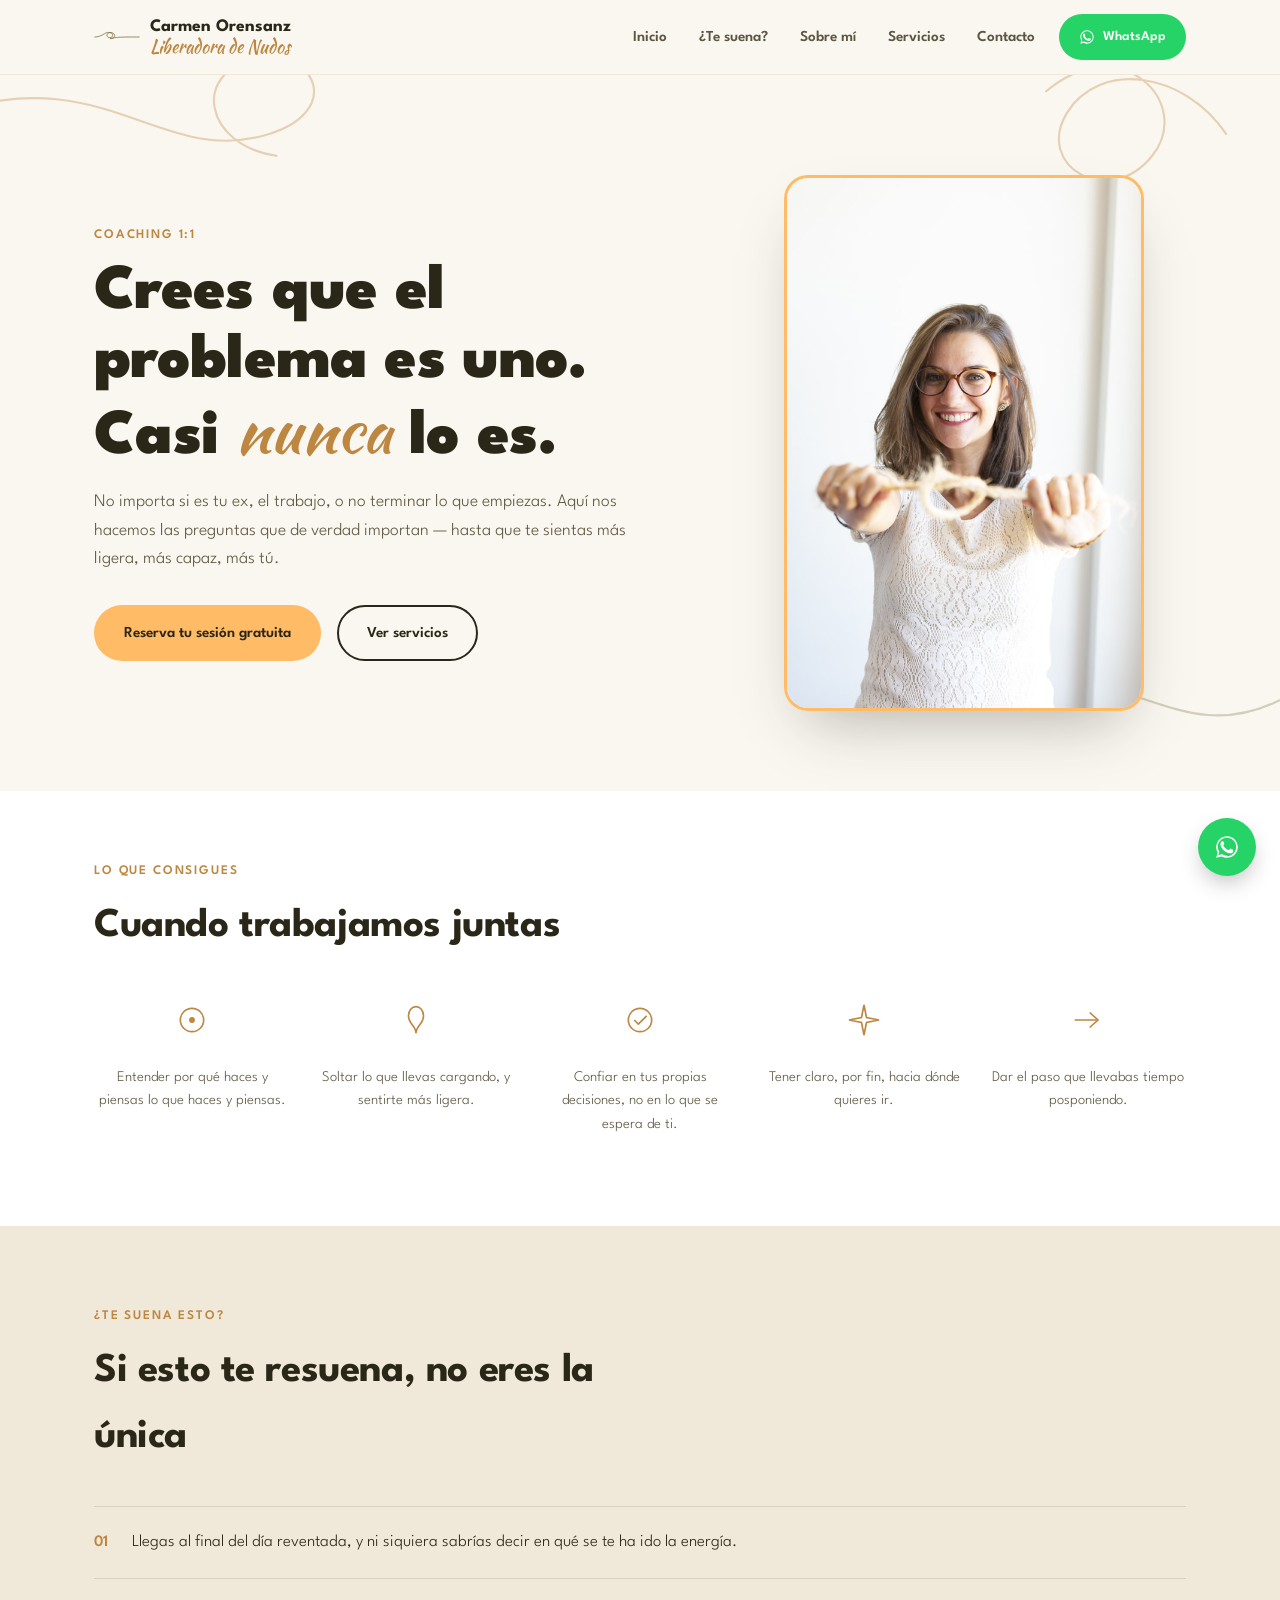
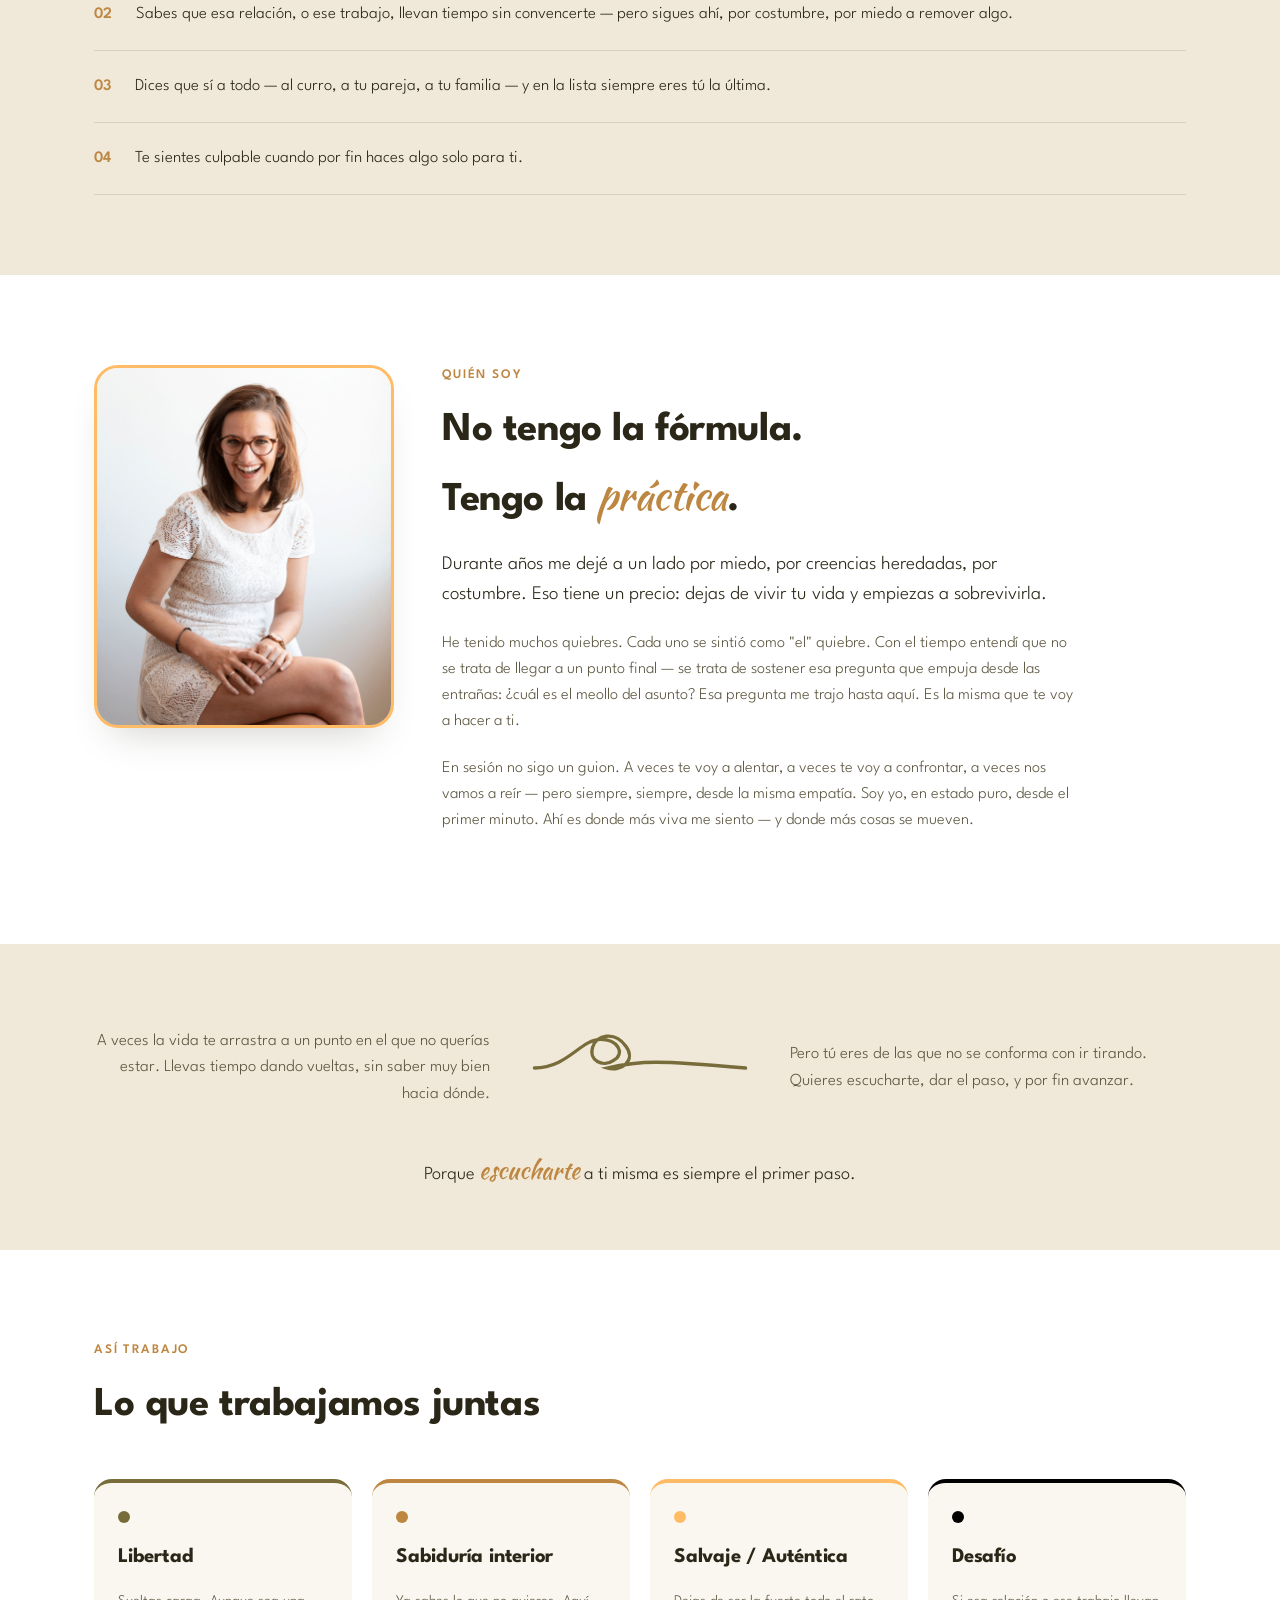
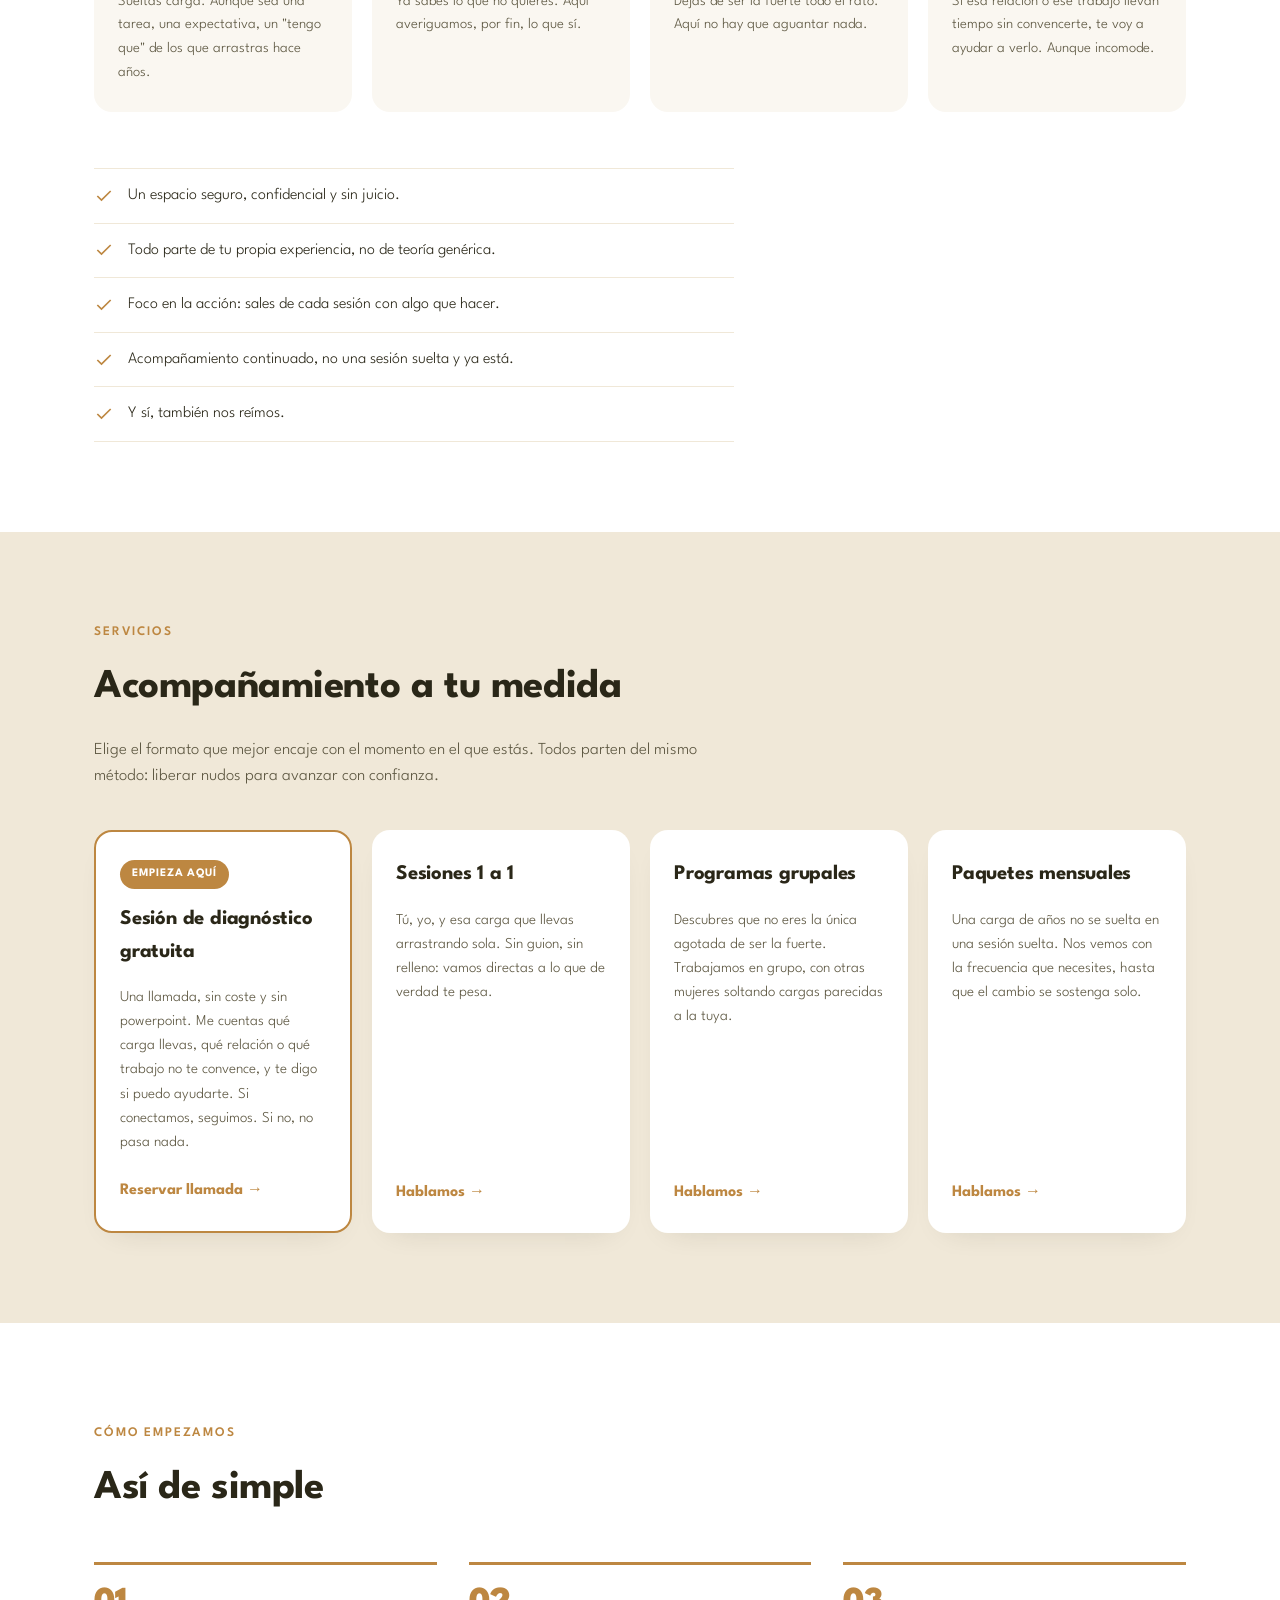
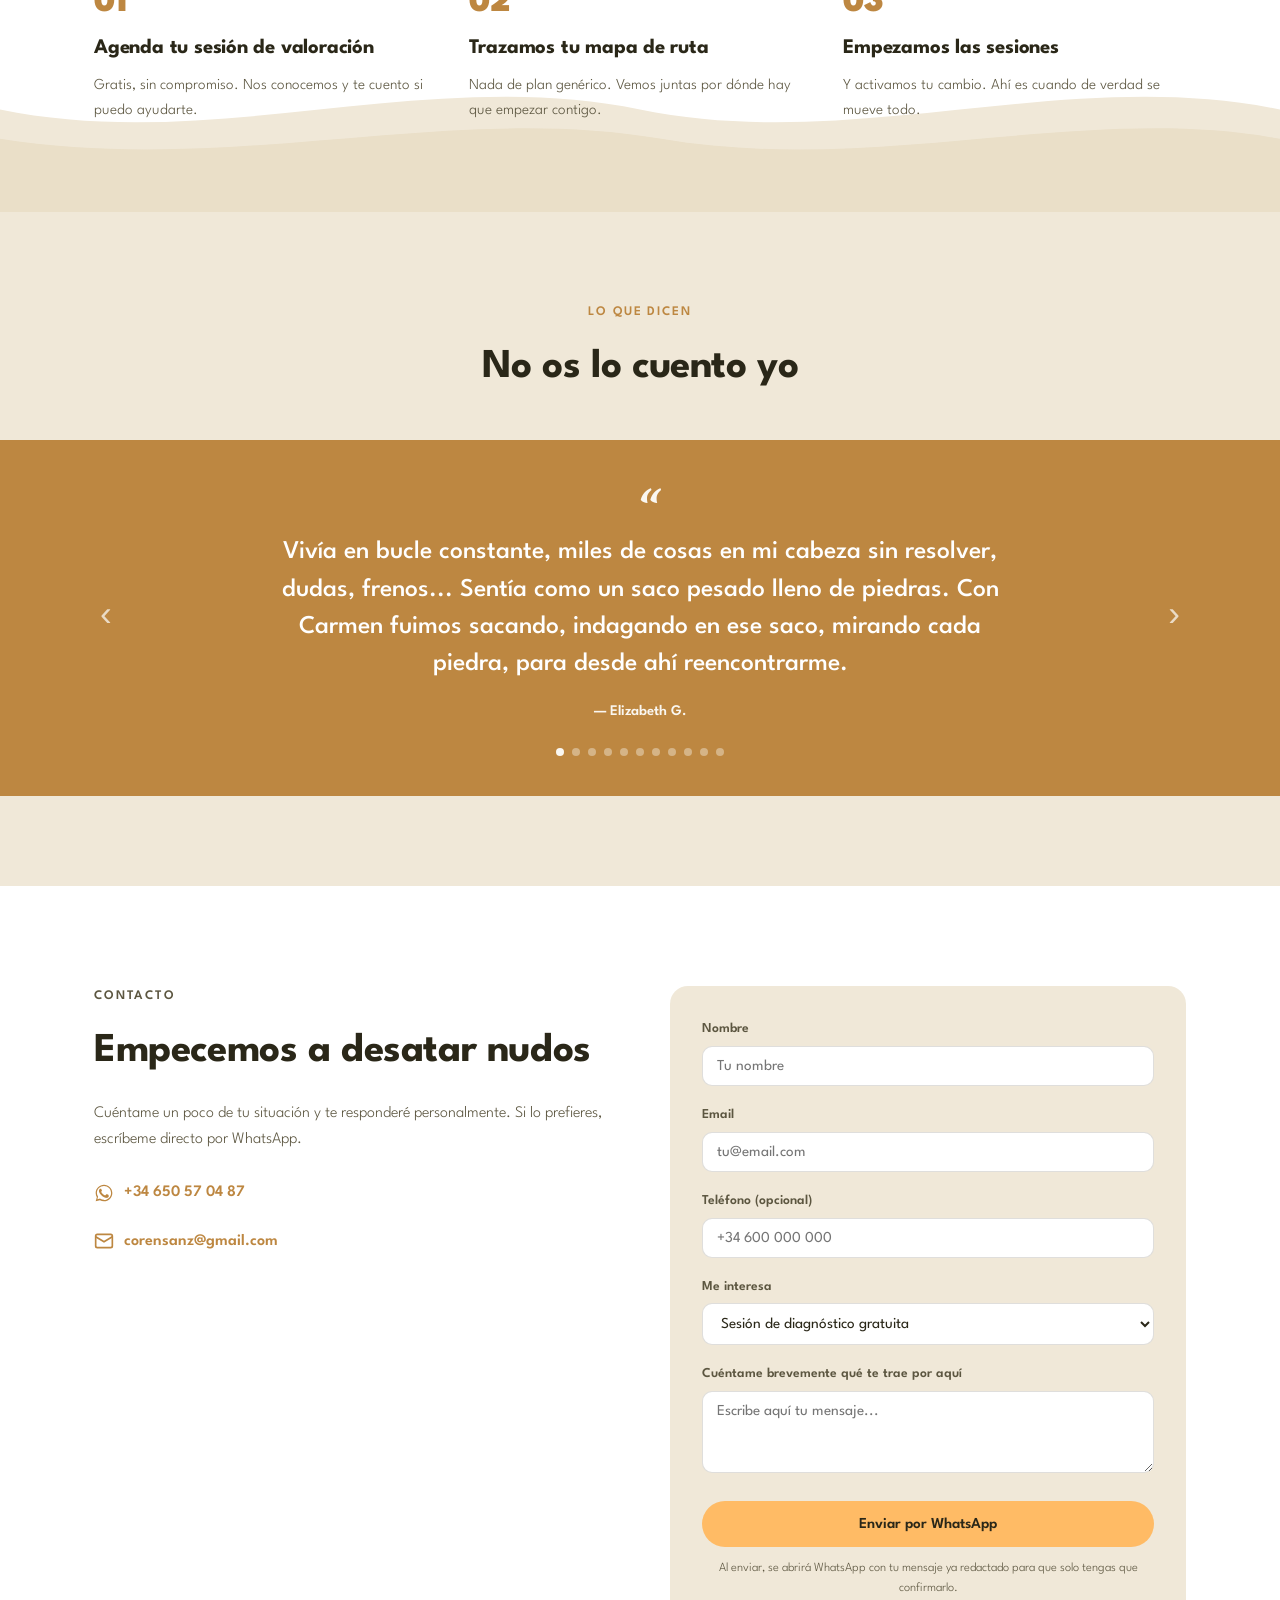
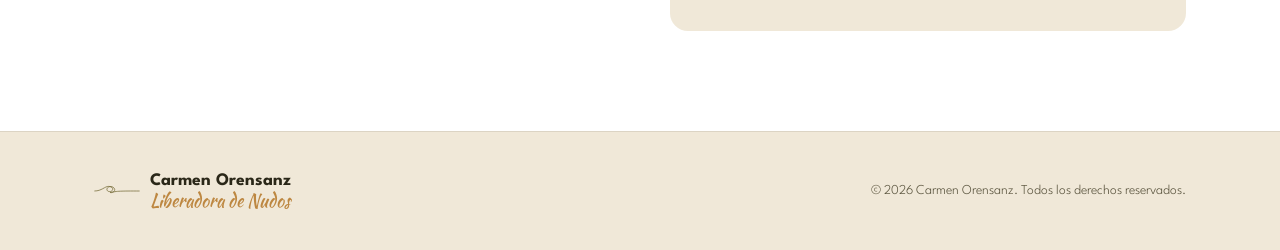
<file: index.html>
<!DOCTYPE html>
<html lang="es">
<head>
<meta charset="UTF-8">
<meta name="viewport" content="width=device-width, initial-scale=1.0">
<title>Carmen Orensanz · Liberadora de Nudos</title>
<meta name="description" content="Coaching personal con el Método Liberación de Nudos: pon límites, toma decisiones empoderadas y recupera tu confianza.">
<link rel="preconnect" href="https://fonts.googleapis.com">
<link rel="preconnect" href="https://fonts.gstatic.com" crossorigin>
<link href="https://fonts.googleapis.com/css2?family=League+Spartan:wght@300;400;500;600;700;800;900&family=Kaushan+Script&display=swap" rel="stylesheet">
<link rel="stylesheet" href="css/styles.css">
</head>
<body>

<header class="site-header">
  <div class="container header-inner">
    <a href="#inicio" class="logo">
      <svg class="logo-mark" viewBox="0 0 120 40" fill="none" xmlns="http://www.w3.org/2000/svg" aria-hidden="true">
        <path d="M2 20 C 20 20, 28 8, 38 8 C 48 8, 52 16, 46 20 C 40 24, 32 20, 34 14 C 36 8, 46 6, 52 12 C 58 18, 50 26, 42 24 C 60 20, 70 20, 118 20" stroke="currentColor" stroke-width="2" stroke-linecap="round"/>
      </svg>
      <span class="logo-text">
        <span class="logo-name">Carmen&nbsp;Orensanz</span>
        <span class="logo-tagline">Liberadora de Nudos</span>
      </span>
    </a>

    <nav class="site-nav" id="site-nav">
      <a href="#inicio">Inicio</a>
      <a href="#dolores">¿Te suena?</a>
      <a href="#sobre-mi">Sobre mí</a>
      <a href="#servicios">Servicios</a>
      <a href="#contacto">Contacto</a>
    </nav>

    <div class="header-actions">
      <a class="btn btn-whatsapp btn-small" href="https://wa.me/34650570487?text=Hola%20Carmen%2C%20quiero%20saber%20m%C3%A1s%20sobre%20tus%20sesiones%20de%20coaching" target="_blank" rel="noopener">
        <svg viewBox="0 0 24 24" width="16" height="16" fill="currentColor" aria-hidden="true"><path d="M17.5 14.4c-.3-.2-1.7-.9-2-.9-.3-.1-.5-.2-.7.1-.2.3-.8.9-1 1.1-.2.2-.4.2-.7.1-.3-.2-1.4-.5-2.6-1.6-1-.9-1.6-2-1.8-2.3-.2-.3 0-.5.1-.6.1-.1.3-.4.4-.5.1-.2.2-.3.3-.5.1-.2 0-.4 0-.5C9.4 9 8.9 7.7 8.7 7.2c-.2-.5-.4-.4-.6-.4h-.5c-.2 0-.5.1-.7.4-.3.3-1 1-1 2.4s1 2.8 1.2 3c.1.2 2.1 3.2 5 4.5.7.3 1.3.5 1.7.6.7.2 1.4.2 1.9.1.6-.1 1.7-.7 1.9-1.3.2-.7.2-1.2.2-1.3-.1-.2-.3-.3-.6-.4z"/><path d="M12 2C6.5 2 2 6.5 2 12c0 1.9.5 3.6 1.4 5.1L2 22l5.1-1.3C8.5 21.5 10.2 22 12 22c5.5 0 10-4.5 10-10S17.5 2 12 2zm0 18c-1.6 0-3.1-.4-4.4-1.2l-.3-.2-3.2.8.8-3.1-.2-.3C4 14.7 3.5 13.4 3.5 12c0-4.7 3.8-8.5 8.5-8.5s8.5 3.8 8.5 8.5-3.8 8.5-8.5 8.5z"/></svg>
        WhatsApp
      </a>
      <button class="nav-toggle" id="nav-toggle" aria-label="Abrir menú" aria-expanded="false">
        <span></span><span></span><span></span>
      </button>
    </div>
  </div>
</header>

<main>

  <section id="inicio" class="hero">
    <svg class="hero-lines" viewBox="0 0 1200 800" preserveAspectRatio="xMidYMid slice" aria-hidden="true">
      <path d="M-50 100 C 100 50, 150 150, 250 120 C 320 100, 300 40, 240 50 C 180 60, 190 130, 260 140" stroke="#BD8741" stroke-width="2" fill="none" opacity="0.35"/>
      <path d="M950 650 C 1050 600, 1100 700, 1200 650" stroke="#786D3A" stroke-width="2" fill="none" opacity="0.3"/>
      <path d="M980 80 C 1050 20, 1120 90, 1080 140 C 1040 190, 970 150, 1000 100 C 1030 50, 1110 60, 1150 120" stroke="#BD8741" stroke-width="2" fill="none" opacity="0.35"/>
    </svg>
    <div class="container hero-grid">
      <div class="hero-inner">
        <p class="eyebrow">Coaching 1:1</p>
        <h1>Crees que el problema es uno.<br>Casi <span class="script">nunca</span> lo es.</h1>
        <p class="hero-lead">
          No importa si es tu ex, el trabajo, o no terminar lo que empiezas.
          Aquí nos hacemos las preguntas que de verdad importan — hasta que
          te sientas más ligera, más capaz, más tú.
        </p>
        <div class="hero-actions">
          <a href="#contacto" class="btn btn-primary">Reserva tu sesión gratuita</a>
          <a href="#servicios" class="btn btn-outline">Ver servicios</a>
        </div>
      </div>
      <div class="hero-photo">
        <img src="images/carmen-hero.jpg" alt="Carmen Orensanz deshaciendo un nudo con las manos">
      </div>
    </div>
  </section>

  <section class="benefits">
    <div class="container">
      <p class="eyebrow">Lo que consigues</p>
      <h2>Cuando trabajamos juntas</h2>
      <div class="benefits-grid">
        <div class="benefit-item">
          <svg class="benefit-icon" viewBox="0 0 48 48" fill="none" stroke="currentColor" stroke-width="2" aria-hidden="true"><circle cx="24" cy="24" r="14"/><circle cx="24" cy="24" r="3.5" fill="currentColor" stroke="none"/></svg>
          <p>Entender por qué haces y piensas lo que haces y piensas.</p>
        </div>
        <div class="benefit-item">
          <svg class="benefit-icon" viewBox="0 0 48 48" fill="none" stroke="currentColor" stroke-width="2" aria-hidden="true"><path d="M24 40c0-9-9-11-9-21 0-6.5 4-11 9-11s9 4.5 9 11c0 10-9 12-9 21Z"/></svg>
          <p>Soltar lo que llevas cargando, y sentirte más ligera.</p>
        </div>
        <div class="benefit-item">
          <svg class="benefit-icon" viewBox="0 0 48 48" fill="none" stroke="currentColor" stroke-width="2" aria-hidden="true"><circle cx="24" cy="24" r="14"/><path d="M17 24l5 5 10-10"/></svg>
          <p>Confiar en tus propias decisiones, no en lo que se espera de ti.</p>
        </div>
        <div class="benefit-item">
          <svg class="benefit-icon" viewBox="0 0 48 48" fill="none" stroke="currentColor" stroke-width="2" aria-hidden="true"><path d="M24 6 27 21 42 24 27 27 24 42 21 27 6 24 21 21Z"/></svg>
          <p>Tener claro, por fin, hacia dónde quieres ir.</p>
        </div>
        <div class="benefit-item">
          <svg class="benefit-icon" viewBox="0 0 48 48" fill="none" stroke="currentColor" stroke-width="2" aria-hidden="true"><path d="M8 24h26M26 15l10 9-10 9"/></svg>
          <p>Dar el paso que llevabas tiempo posponiendo.</p>
        </div>
      </div>
    </div>
  </section>

  <section id="dolores" class="empathy">
    <div class="container">
      <p class="eyebrow">¿Te suena esto?</p>
      <h2>Si esto te resuena, no eres la única</h2>
      <div class="empathy-list">
        <div class="empathy-item">
          <span class="empathy-mark">01</span>
          <p>Llegas al final del día reventada, y ni siquiera sabrías decir en qué se te ha ido la energía.</p>
        </div>
        <div class="empathy-item">
          <span class="empathy-mark">02</span>
          <p>Sabes que esa relación, o ese trabajo, llevan tiempo sin convencerte — pero sigues ahí, por costumbre, por miedo a remover algo.</p>
        </div>
        <div class="empathy-item">
          <span class="empathy-mark">03</span>
          <p>Dices que sí a todo — al curro, a tu pareja, a tu familia — y en la lista siempre eres tú la última.</p>
        </div>
        <div class="empathy-item">
          <span class="empathy-mark">04</span>
          <p>Te sientes culpable cuando por fin haces algo solo para ti.</p>
        </div>
      </div>
    </div>
  </section>

  <section id="sobre-mi" class="about">
    <div class="container about-grid">
      <div class="about-photo">
        <img src="images/carmen-sobre-mi.png" alt="Carmen Orensanz sonriendo">
      </div>
      <div class="about-content">
        <p class="eyebrow">Quién soy</p>
        <h2>No tengo la fórmula.<br>Tengo la <span class="script">práctica</span>.</h2>
        <div class="about-text">
          <p class="about-lead">Durante años me dejé a un lado por miedo, por creencias heredadas, por costumbre. Eso tiene un precio: dejas de vivir tu vida y empiezas a sobrevivirla.</p>
          <p>He tenido muchos quiebres. Cada uno se sintió como "el" quiebre. Con el tiempo entendí que no se trata de llegar a un punto final — se trata de sostener esa pregunta que empuja desde las entrañas: ¿cuál es el meollo del asunto? Esa pregunta me trajo hasta aquí. Es la misma que te voy a hacer a ti.</p>
          <p>En sesión no sigo un guion. A veces te voy a alentar, a veces te voy a confrontar, a veces nos vamos a reír — pero siempre, siempre, desde la misma empatía. Soy yo, en estado puro, desde el primer minuto. Ahí es donde más viva me siento — y donde más cosas se mueven.</p>
        </div>
      </div>
    </div>
  </section>

  <section class="reflect">
    <div class="container reflect-grid">
      <p class="reflect-text reflect-left">A veces la vida te arrastra a un punto en el que no querías estar. Llevas tiempo dando vueltas, sin saber muy bien hacia dónde.</p>
      <svg class="reflect-mark" viewBox="0 0 200 80" fill="none" xmlns="http://www.w3.org/2000/svg" aria-hidden="true">
        <path d="M4 40 C 34 40, 46 14, 64 14 C 80 14, 87 27, 76 33 C 66 40, 53 33, 57 21 C 60 10, 77 6, 87 20 C 97 33, 83 44, 70 40 C 100 33, 117 33, 196 40" stroke="#786D3A" stroke-width="3" stroke-linecap="round"/>
      </svg>
      <p class="reflect-text reflect-right">Pero tú eres de las que no se conforma con ir tirando. Quieres escucharte, dar el paso, y por fin avanzar.</p>
    </div>
    <p class="reflect-script">Porque <span class="script">escucharte</span> a ti misma es siempre el primer paso.</p>
  </section>

  <section id="metodo" class="pillars">
    <div class="container">
      <p class="eyebrow">Así trabajo</p>
      <h2>Lo que trabajamos juntas</h2>
      <div class="pillars-grid">
        <div class="pillar-card pillar-libertad">
          <span class="pillar-dot"></span>
          <h3>Libertad</h3>
          <p>Sueltas carga. Aunque sea una tarea, una expectativa, un "tengo que" de los que arrastras hace años.</p>
        </div>
        <div class="pillar-card pillar-sabiduria">
          <span class="pillar-dot"></span>
          <h3>Sabiduría interior</h3>
          <p>Ya sabes lo que no quieres. Aquí averiguamos, por fin, lo que sí.</p>
        </div>
        <div class="pillar-card pillar-autentica">
          <span class="pillar-dot"></span>
          <h3>Salvaje / Auténtica</h3>
          <p>Dejas de ser la fuerte todo el rato. Aquí no hay que aguantar nada.</p>
        </div>
        <div class="pillar-card pillar-desafio">
          <span class="pillar-dot"></span>
          <h3>Desafío</h3>
          <p>Si esa relación o ese trabajo llevan tiempo sin convencerte, te voy a ayudar a verlo. Aunque incomode.</p>
        </div>
      </div>

      <ul class="checklist">
        <li><svg viewBox="0 0 24 24" fill="none" stroke="currentColor" stroke-width="2" aria-hidden="true"><path d="M4 12l5 5 11-11"/></svg> Un espacio seguro, confidencial y sin juicio.</li>
        <li><svg viewBox="0 0 24 24" fill="none" stroke="currentColor" stroke-width="2" aria-hidden="true"><path d="M4 12l5 5 11-11"/></svg> Todo parte de tu propia experiencia, no de teoría genérica.</li>
        <li><svg viewBox="0 0 24 24" fill="none" stroke="currentColor" stroke-width="2" aria-hidden="true"><path d="M4 12l5 5 11-11"/></svg> Foco en la acción: sales de cada sesión con algo que hacer.</li>
        <li><svg viewBox="0 0 24 24" fill="none" stroke="currentColor" stroke-width="2" aria-hidden="true"><path d="M4 12l5 5 11-11"/></svg> Acompañamiento continuado, no una sesión suelta y ya está.</li>
        <li><svg viewBox="0 0 24 24" fill="none" stroke="currentColor" stroke-width="2" aria-hidden="true"><path d="M4 12l5 5 11-11"/></svg> Y sí, también nos reímos.</li>
      </ul>
    </div>
  </section>

  <section id="servicios" class="services">
    <div class="container">
      <p class="eyebrow">Servicios</p>
      <h2>Acompañamiento a tu medida</h2>
      <p class="section-lead">Elige el formato que mejor encaje con el momento en el que estás. Todos parten del mismo método: liberar nudos para avanzar con confianza.</p>

      <div class="services-grid">
        <article class="service-card featured">
          <span class="service-badge">Empieza aquí</span>
          <h3>Sesión de diagnóstico gratuita</h3>
          <p>Una llamada, sin coste y sin powerpoint. Me cuentas qué carga llevas, qué relación o qué trabajo no te convence, y te digo si puedo ayudarte. Si conectamos, seguimos. Si no, no pasa nada.</p>
          <a href="#contacto" class="service-link">Reservar llamada →</a>
        </article>

        <article class="service-card">
          <h3>Sesiones 1 a 1</h3>
          <p>Tú, yo, y esa carga que llevas arrastrando sola. Sin guion, sin relleno: vamos directas a lo que de verdad te pesa.</p>
          <a href="#contacto" class="service-link">Hablamos →</a>
        </article>

        <article class="service-card">
          <h3>Programas grupales</h3>
          <p>Descubres que no eres la única agotada de ser la fuerte. Trabajamos en grupo, con otras mujeres soltando cargas parecidas a la tuya.</p>
          <a href="#contacto" class="service-link">Hablamos →</a>
        </article>

        <article class="service-card">
          <h3>Paquetes mensuales</h3>
          <p>Una carga de años no se suelta en una sesión suelta. Nos vemos con la frecuencia que necesites, hasta que el cambio se sostenga solo.</p>
          <a href="#contacto" class="service-link">Hablamos →</a>
        </article>
      </div>
    </div>
  </section>

  <section id="plan" class="plan">
    <svg class="plan-waves" viewBox="0 0 1200 400" preserveAspectRatio="none" aria-hidden="true">
      <path d="M0 260 C 200 320, 400 200, 600 260 C 800 320, 1000 200, 1200 260 L1200 400 L0 400 Z" fill="#F0E8D8"/>
      <path d="M0 300 C 220 350, 420 250, 620 300 C 820 350, 1020 250, 1200 300 L1200 400 L0 400 Z" fill="#EADFC8"/>
    </svg>
    <div class="container">
      <p class="eyebrow">Cómo empezamos</p>
      <h2>Así de simple</h2>
      <div class="plan-grid">
        <div class="plan-step">
          <span class="plan-number">01</span>
          <h3>Agenda tu sesión de valoración</h3>
          <p>Gratis, sin compromiso. Nos conocemos y te cuento si puedo ayudarte.</p>
        </div>
        <div class="plan-step">
          <span class="plan-number">02</span>
          <h3>Trazamos tu mapa de ruta</h3>
          <p>Nada de plan genérico. Vemos juntas por dónde hay que empezar contigo.</p>
        </div>
        <div class="plan-step">
          <span class="plan-number">03</span>
          <h3>Empezamos las sesiones</h3>
          <p>Y activamos tu cambio. Ahí es cuando de verdad se mueve todo.</p>
        </div>
      </div>
    </div>
  </section>

  <section id="testimonios" class="testimonials">
    <div class="container testimonials-heading">
      <p class="eyebrow">Lo que dicen</p>
      <h2>No os lo cuento yo</h2>
    </div>

    <div class="testimonial-carousel">
      <div class="container carousel-inner">
        <button class="carousel-arrow carousel-prev" aria-label="Testimonio anterior">‹</button>

        <div class="carousel-slides">
          <blockquote class="carousel-slide active">
            <span class="testimonial-featured-mark">“</span>
            <p class="testimonial-featured-quote">Vivía en bucle constante, miles de cosas en mi cabeza sin resolver, dudas, frenos... Sentía como un saco pesado lleno de piedras. Con Carmen fuimos sacando, indagando en ese saco, mirando cada piedra, para desde ahí reencontrarme.</p>
            <cite class="testimonial-featured-author">— Elizabeth G.</cite>
          </blockquote>
          <blockquote class="carousel-slide">
            <span class="testimonial-featured-mark">“</span>
            <p class="testimonial-featured-quote">Le diría que haga el proceso sin miedo, aunque sea lo primero que le venga a la mente. Sirve para conocerte más a ti misma y ver cosas internas que no sabías que estaban ahí. Con sus preguntas, encuentras respuestas que nunca te habías planteado.</p>
            <cite class="testimonial-featured-author">— Ana</cite>
          </blockquote>
          <blockquote class="carousel-slide">
            <span class="testimonial-featured-mark">“</span>
            <p class="testimonial-featured-quote">Trabajar con Carmen es poner orden, y desde tu interior buscar la respuesta que necesitas. La cercanía que sientes te invita al desahogo y comprensión absoluta. A día de hoy sus palabras y tareas siguen ayudándome.</p>
            <cite class="testimonial-featured-author">— Saray</cite>
          </blockquote>
          <blockquote class="carousel-slide">
            <span class="testimonial-featured-mark">“</span>
            <p class="testimonial-featured-quote">Da un poco de vértigo, sí, pero es un camino de profundo autoconocimiento: cambiar patrones, soltar lo que ya no sirve, entender de dónde vienen tus miedos. El camino no siempre es agradable, pero es totalmente transformador.</p>
            <cite class="testimonial-featured-author">— Sabrina</cite>
          </blockquote>
          <blockquote class="carousel-slide">
            <span class="testimonial-featured-mark">“</span>
            <p class="testimonial-featured-quote">Mi proceso con Carmen ha sido un antes y un después. Fui trabajando todas esas creencias hasta eliminarlas, y ahora ya no hay nada que me detenga. Es una persona muy cercana que transmite confianza desde el minuto uno.</p>
            <cite class="testimonial-featured-author">— Manuela V.</cite>
          </blockquote>
          <blockquote class="carousel-slide">
            <span class="testimonial-featured-mark">“</span>
            <p class="testimonial-featured-quote">Me sorprendió la profundidad de la indagación que me ayudó a hacer con sus preguntas, su observación y su instinto. Me sentí a salvo a pesar de no conocerla de nada — súper fácil trabajar con ella, y muy humana.</p>
            <cite class="testimonial-featured-author">— Ana T.</cite>
          </blockquote>
          <blockquote class="carousel-slide">
            <span class="testimonial-featured-mark">“</span>
            <p class="testimonial-featured-quote">Me pareció una persona real, natural y con conocimiento. Te hace darte cuenta por ti misma de los sentimientos que llevas dentro y no sabes cómo sacarlos. Ha sido fantástico y reconfortante.</p>
            <cite class="testimonial-featured-author">— Marta B.</cite>
          </blockquote>
          <blockquote class="carousel-slide">
            <span class="testimonial-featured-mark">“</span>
            <p class="testimonial-featured-quote">Me he quedado muy tranquila después de todas las conversaciones que hemos tenido. Me ha hecho pensar en muchas cosas que tenía escondidas. El miedo no se va de un día para otro, pero ahora lo veo de forma más realista.</p>
            <cite class="testimonial-featured-author">— L. Usón</cite>
          </blockquote>
          <blockquote class="carousel-slide">
            <span class="testimonial-featured-mark">“</span>
            <p class="testimonial-featured-quote">La mente es la herramienta más poderosa, y hay que aprender a que nos sirva para encontrar nuestra mejor versión. Aprendí a decidir por lo que yo quiero, y no por lo que mi alrededor me pauta.</p>
            <cite class="testimonial-featured-author">— Ana H.</cite>
          </blockquote>
          <blockquote class="carousel-slide">
            <span class="testimonial-featured-mark">“</span>
            <p class="testimonial-featured-quote">Es una lucha casi constante — crear hábitos nuevos y romper esquemas tan arraigados no es fácil, ni rápido, ni inmediato. Pero se nota. Hay que querer, y ser constante.</p>
            <cite class="testimonial-featured-author">— @denisaciocmujer</cite>
          </blockquote>
          <blockquote class="carousel-slide">
            <span class="testimonial-featured-mark">“</span>
            <p class="testimonial-featured-quote">El proceso con Carmen me ha ayudado a tener claro hacia dónde quiero ir, a abandonar las creencias que me limitaban y a confiar más en mí misma. Ahora me siento mucho más tranquila y preparada.</p>
            <cite class="testimonial-featured-author">— Sara</cite>
          </blockquote>
        </div>

        <button class="carousel-arrow carousel-next" aria-label="Siguiente testimonio">›</button>
      </div>

      <div class="carousel-dots" role="tablist" aria-label="Selecciona un testimonio">
        <button class="dot active" data-index="0" aria-label="Testimonio 1"></button>
        <button class="dot" data-index="1" aria-label="Testimonio 2"></button>
        <button class="dot" data-index="2" aria-label="Testimonio 3"></button>
        <button class="dot" data-index="3" aria-label="Testimonio 4"></button>
        <button class="dot" data-index="4" aria-label="Testimonio 5"></button>
        <button class="dot" data-index="5" aria-label="Testimonio 6"></button>
        <button class="dot" data-index="6" aria-label="Testimonio 7"></button>
        <button class="dot" data-index="7" aria-label="Testimonio 8"></button>
        <button class="dot" data-index="8" aria-label="Testimonio 9"></button>
        <button class="dot" data-index="9" aria-label="Testimonio 10"></button>
        <button class="dot" data-index="10" aria-label="Testimonio 11"></button>
      </div>
    </div>
  </section>

  <section id="contacto" class="contact">
    <div class="container contact-inner">
      <div class="contact-info">
        <p class="eyebrow">Contacto</p>
        <h2>Empecemos a desatar nudos</h2>
        <p>Cuéntame un poco de tu situación y te responderé personalmente. Si lo prefieres, escríbeme directo por WhatsApp.</p>

        <ul class="contact-links">
          <li>
            <a href="https://wa.me/34650570487?text=Hola%20Carmen%2C%20quiero%20saber%20m%C3%A1s%20sobre%20tus%20sesiones%20de%20coaching" target="_blank" rel="noopener">
              <svg viewBox="0 0 24 24" width="20" height="20" fill="currentColor" aria-hidden="true"><path d="M17.5 14.4c-.3-.2-1.7-.9-2-.9-.3-.1-.5-.2-.7.1-.2.3-.8.9-1 1.1-.2.2-.4.2-.7.1-.3-.2-1.4-.5-2.6-1.6-1-.9-1.6-2-1.8-2.3-.2-.3 0-.5.1-.6.1-.1.3-.4.4-.5.1-.2.2-.3.3-.5.1-.2 0-.4 0-.5C9.4 9 8.9 7.7 8.7 7.2c-.2-.5-.4-.4-.6-.4h-.5c-.2 0-.5.1-.7.4-.3.3-1 1-1 2.4s1 2.8 1.2 3c.1.2 2.1 3.2 5 4.5.7.3 1.3.5 1.7.6.7.2 1.4.2 1.9.1.6-.1 1.7-.7 1.9-1.3.2-.7.2-1.2.2-1.3-.1-.2-.3-.3-.6-.4z"/><path d="M12 2C6.5 2 2 6.5 2 12c0 1.9.5 3.6 1.4 5.1L2 22l5.1-1.3C8.5 21.5 10.2 22 12 22c5.5 0 10-4.5 10-10S17.5 2 12 2zm0 18c-1.6 0-3.1-.4-4.4-1.2l-.3-.2-3.2.8.8-3.1-.2-.3C4 14.7 3.5 13.4 3.5 12c0-4.7 3.8-8.5 8.5-8.5s8.5 3.8 8.5 8.5-3.8 8.5-8.5 8.5z"/></svg>
              +34 650 57 04 87
            </a>
          </li>
          <li>
            <a href="mailto:corensanz@gmail.com">
              <svg viewBox="0 0 24 24" width="20" height="20" fill="none" stroke="currentColor" stroke-width="2" aria-hidden="true"><rect x="2" y="4" width="20" height="16" rx="2"/><path d="m2 7 10 6 10-6"/></svg>
              corensanz@gmail.com
            </a>
          </li>
        </ul>
      </div>

      <form class="contact-form" id="contact-form" novalidate>
        <div class="form-row">
          <label for="name">Nombre</label>
          <input type="text" id="name" name="name" required placeholder="Tu nombre">
        </div>
        <div class="form-row">
          <label for="email">Email</label>
          <input type="email" id="email" name="email" required placeholder="tu@email.com">
        </div>
        <div class="form-row">
          <label for="phone">Teléfono (opcional)</label>
          <input type="tel" id="phone" name="phone" placeholder="+34 600 000 000">
        </div>
        <div class="form-row">
          <label for="service">Me interesa</label>
          <select id="service" name="service">
            <option value="Sesión de diagnóstico gratuita">Sesión de diagnóstico gratuita</option>
            <option value="Sesiones 1 a 1">Sesiones 1 a 1</option>
            <option value="Programas grupales">Programas grupales</option>
            <option value="Paquetes mensuales">Paquetes mensuales</option>
            <option value="Aún no lo sé">Aún no lo sé</option>
          </select>
        </div>
        <div class="form-row">
          <label for="message">Cuéntame brevemente qué te trae por aquí</label>
          <textarea id="message" name="message" rows="4" placeholder="Escribe aquí tu mensaje..."></textarea>
        </div>
        <button type="submit" class="btn btn-primary btn-full">Enviar por WhatsApp</button>
        <p class="form-note" id="form-note">Al enviar, se abrirá WhatsApp con tu mensaje ya redactado para que solo tengas que confirmarlo.</p>
      </form>
    </div>
  </section>

</main>

<footer class="site-footer">
  <div class="container footer-inner">
    <a href="#inicio" class="logo logo-footer">
      <svg class="logo-mark" viewBox="0 0 120 40" fill="none" xmlns="http://www.w3.org/2000/svg" aria-hidden="true">
        <path d="M2 20 C 20 20, 28 8, 38 8 C 48 8, 52 16, 46 20 C 40 24, 32 20, 34 14 C 36 8, 46 6, 52 12 C 58 18, 50 26, 42 24 C 60 20, 70 20, 118 20" stroke="currentColor" stroke-width="2" stroke-linecap="round"/>
      </svg>
      <span class="logo-text">
        <span class="logo-name">Carmen&nbsp;Orensanz</span>
        <span class="logo-tagline">Liberadora de Nudos</span>
      </span>
    </a>
    <p class="footer-copy">© <span id="year"></span> Carmen Orensanz. Todos los derechos reservados.</p>
  </div>
</footer>

<a class="whatsapp-float" href="https://wa.me/34650570487?text=Hola%20Carmen%2C%20quiero%20saber%20m%C3%A1s%20sobre%20tus%20sesiones%20de%20coaching" target="_blank" rel="noopener" aria-label="Escríbeme por WhatsApp">
  <svg viewBox="0 0 24 24" width="26" height="26" fill="currentColor" aria-hidden="true"><path d="M17.5 14.4c-.3-.2-1.7-.9-2-.9-.3-.1-.5-.2-.7.1-.2.3-.8.9-1 1.1-.2.2-.4.2-.7.1-.3-.2-1.4-.5-2.6-1.6-1-.9-1.6-2-1.8-2.3-.2-.3 0-.5.1-.6.1-.1.3-.4.4-.5.1-.2.2-.3.3-.5.1-.2 0-.4 0-.5C9.4 9 8.9 7.7 8.7 7.2c-.2-.5-.4-.4-.6-.4h-.5c-.2 0-.5.1-.7.4-.3.3-1 1-1 2.4s1 2.8 1.2 3c.1.2 2.1 3.2 5 4.5.7.3 1.3.5 1.7.6.7.2 1.4.2 1.9.1.6-.1 1.7-.7 1.9-1.3.2-.7.2-1.2.2-1.3-.1-.2-.3-.3-.6-.4z"/><path d="M12 2C6.5 2 2 6.5 2 12c0 1.9.5 3.6 1.4 5.1L2 22l5.1-1.3C8.5 21.5 10.2 22 12 22c5.5 0 10-4.5 10-10S17.5 2 12 2zm0 18c-1.6 0-3.1-.4-4.4-1.2l-.3-.2-3.2.8.8-3.1-.2-.3C4 14.7 3.5 13.4 3.5 12c0-4.7 3.8-8.5 8.5-8.5s8.5 3.8 8.5 8.5-3.8 8.5-8.5 8.5z"/></svg>
</a>

<script src="js/script.js"></script>
</body>
</html>
</file>
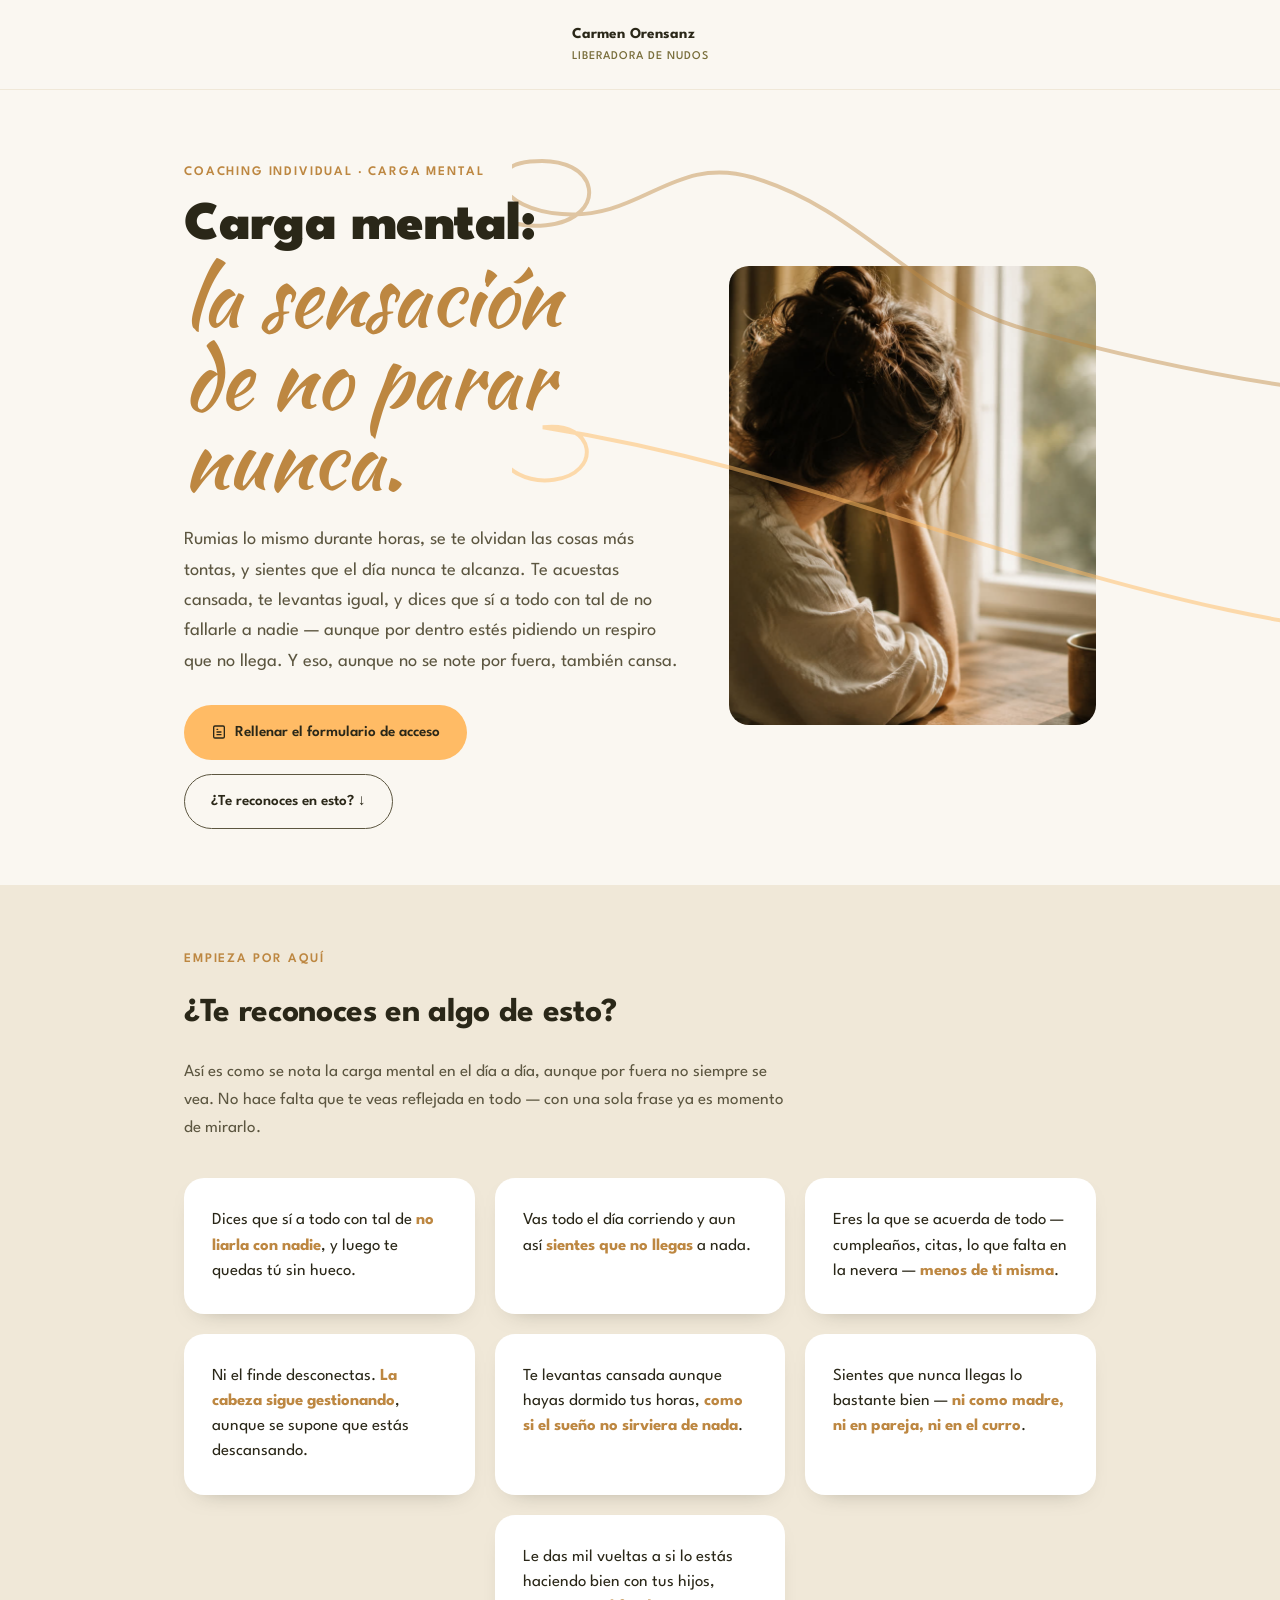
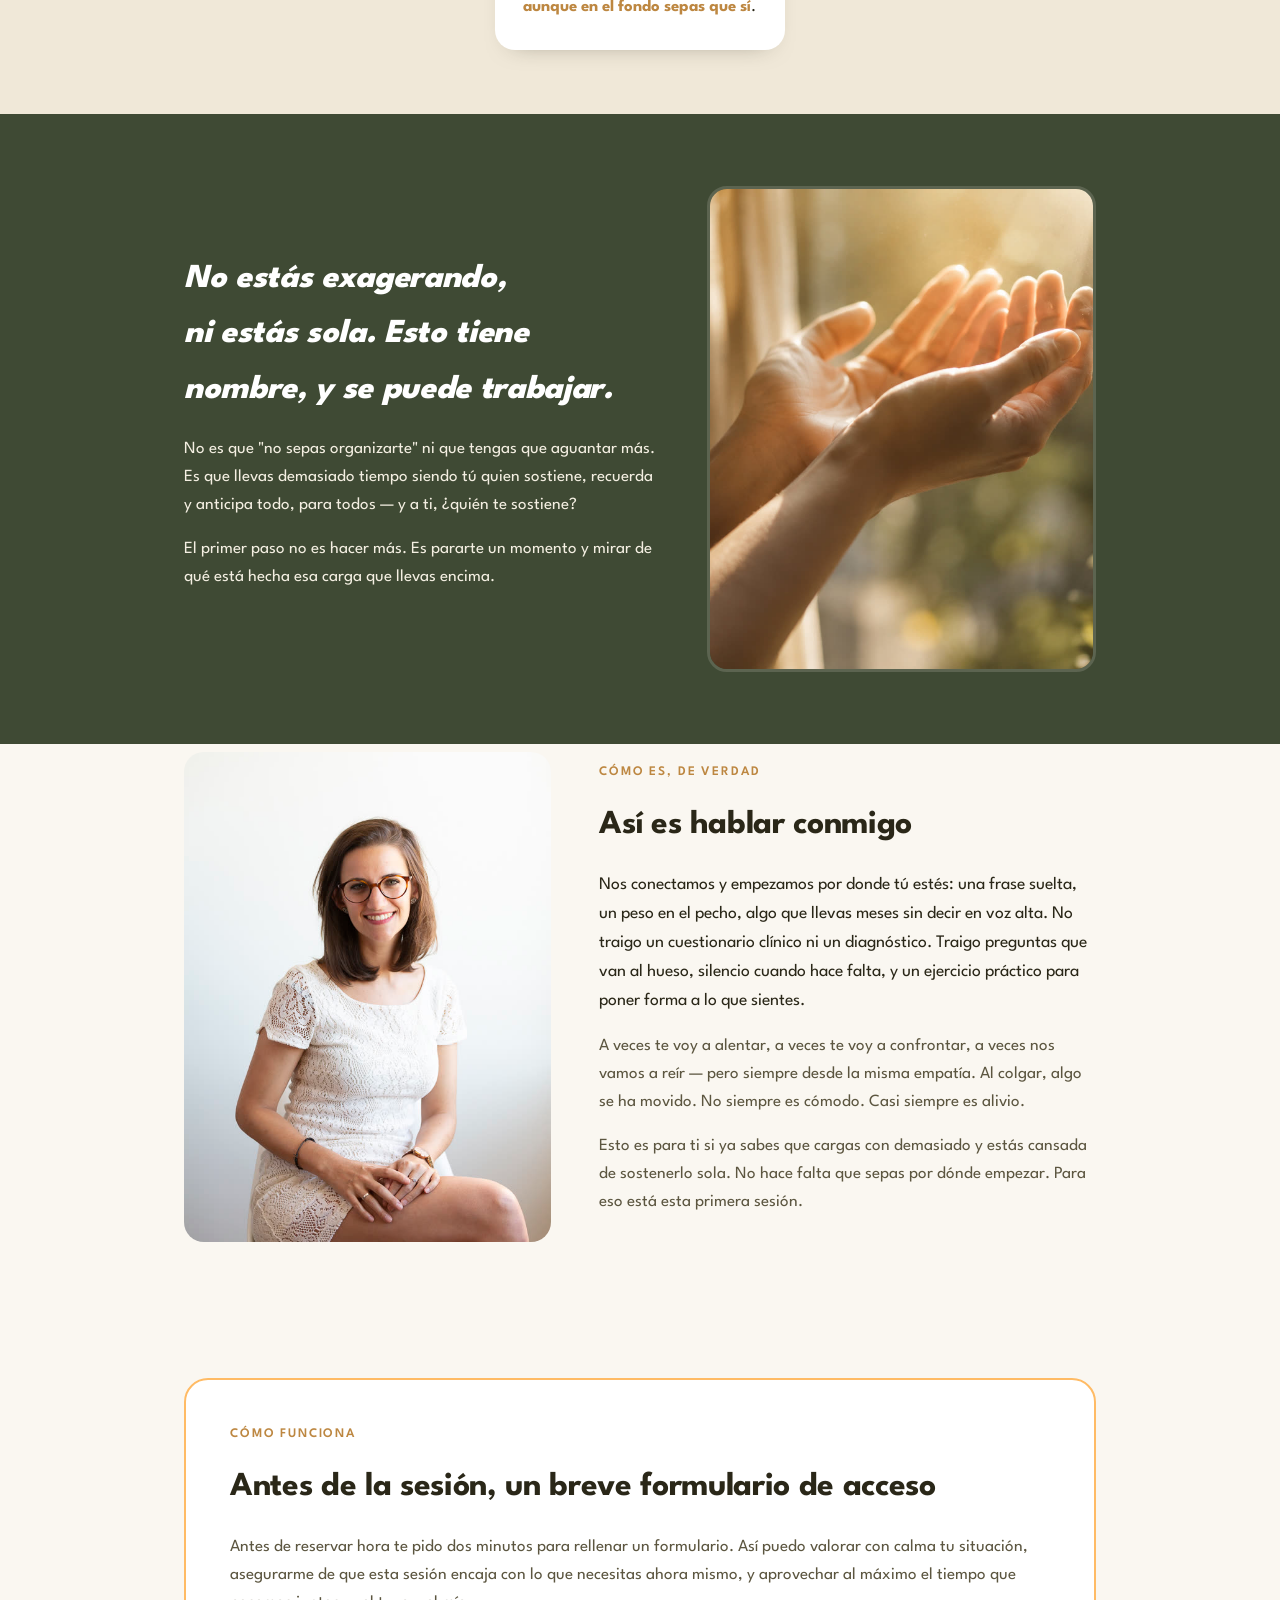
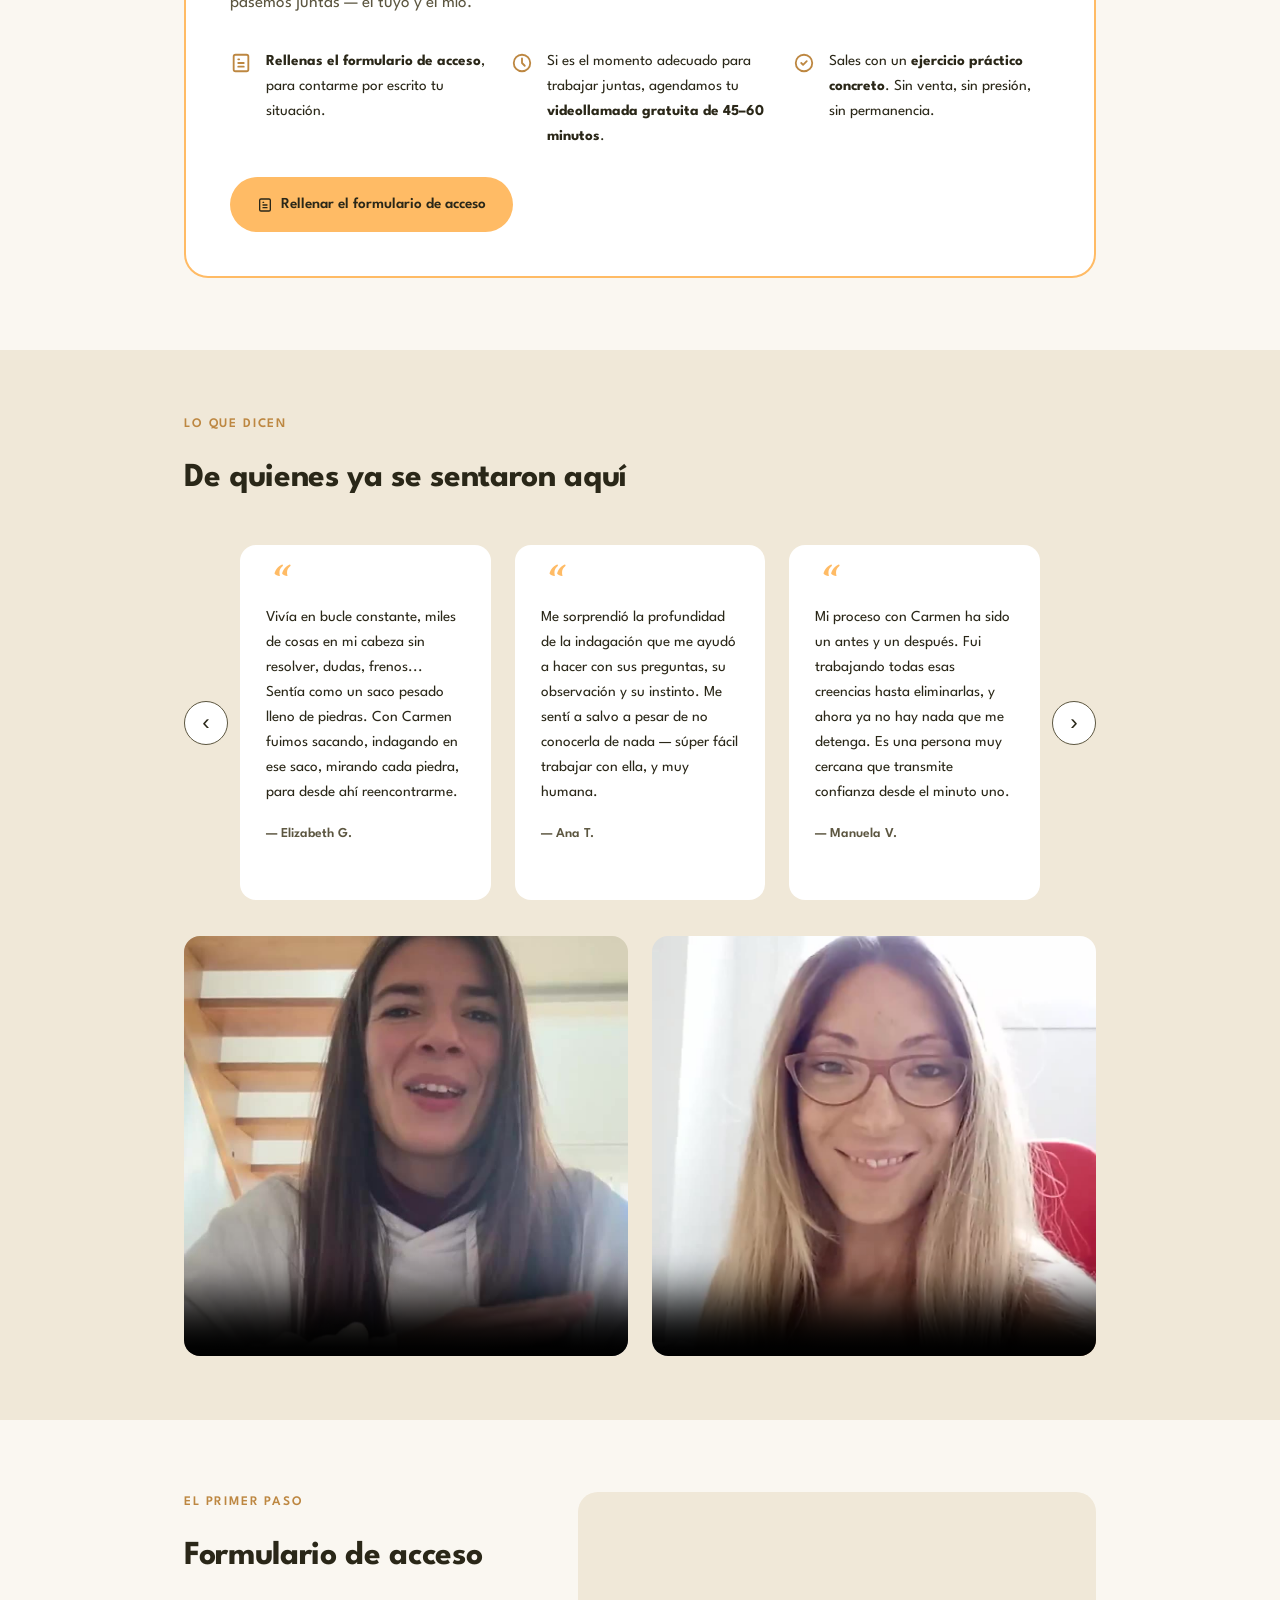
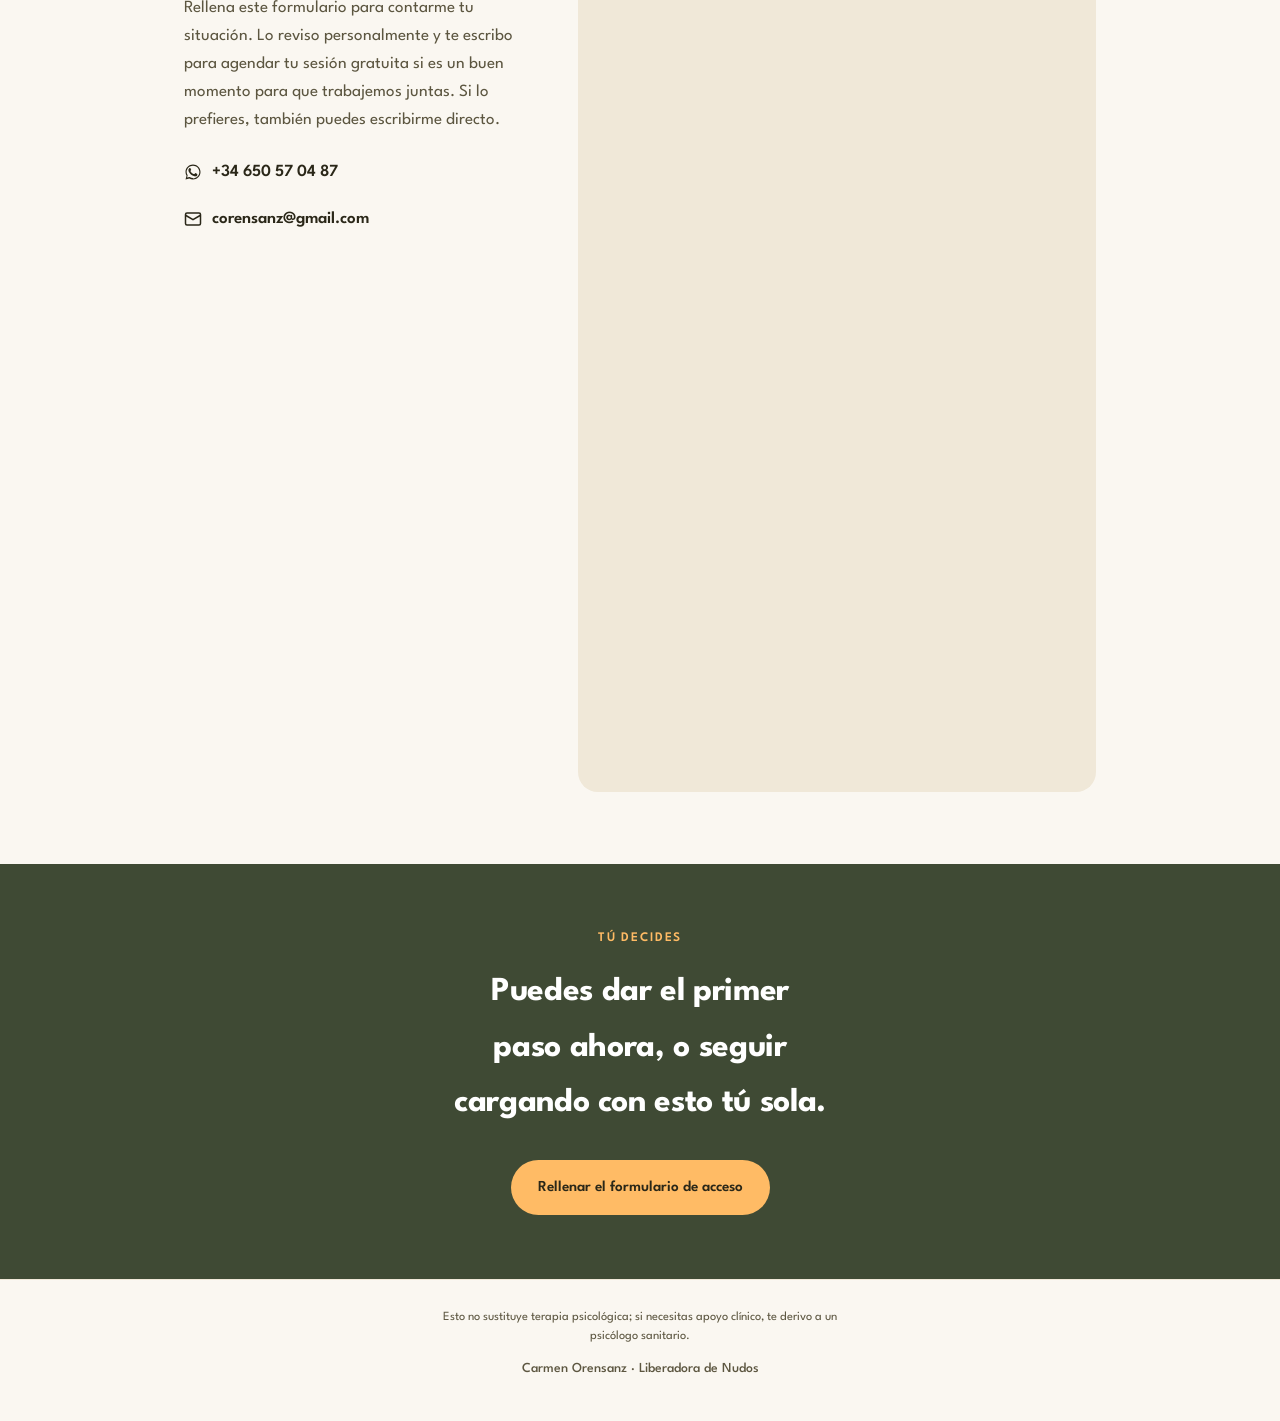
<file: sesion-1-1.html>
<!DOCTYPE html>
<html lang="es">
<head>
<meta charset="UTF-8">
<meta name="viewport" content="width=device-width, initial-scale=1.0">
<title>Carga mental: coaching 1:1 en Zaragoza y online | Carmen Orensanz</title>
<meta name="description" content="Coaching individual para la carga mental del día a día. Reserva una sesión gratuita de descubrimiento de 45-60 minutos con Carmen Orensanz.">
<meta property="og:type" content="website">
<meta property="og:url" content="https://corensanz.github.io/coaching/sesion-1-1.html">
<meta property="og:title" content="Carga mental: coaching 1:1 en Zaragoza y online | Carmen Orensanz">
<meta property="og:description" content="Rumias lo mismo durante horas, te acuestas cansada y dices que sí a todo. Y eso, aunque no se note por fuera, también cansa. Reserva tu sesión gratuita de descubrimiento.">
<meta property="og:image" content="https://corensanz.github.io/coaching/images/hero-cabeza-que-no-para.jpg">
<meta property="og:image:width" content="1400">
<meta property="og:image:height" content="934">
<meta property="og:site_name" content="Carmen Orensanz · Liberadora de Nudos">
<link rel="preconnect" href="https://fonts.googleapis.com">
<link rel="preconnect" href="https://fonts.gstatic.com" crossorigin>
<link href="https://fonts.googleapis.com/css2?family=League+Spartan:wght@300;400;500;600;700;800;900&family=Kaushan+Script&display=swap" rel="stylesheet">
<style>
:root{
  --color-libertad:#786D3A;
  --color-sabiduria:#BD8741;
  --color-autentica:#FFBB65;
  --color-desafio:#000000;

  --color-cream:#FAF7F1;
  --color-cream-dark:#F0E8D8;
  --color-ink:#2A2718;
  --color-ink-soft:#5C5640;
  --color-white:#FFFFFF;
  --color-dark:#3F4A34;
  --color-dark-soft:#F4EFE2;

  --font-heading:'League Spartan', sans-serif;
  --font-script:'Kaushan Script', cursive;

  color-scheme: light;
}

* { box-sizing: border-box; }
html { scroll-behavior: smooth; }

body{
  margin:0;
  background: var(--color-cream);
  color: var(--color-ink);
  font-family: var(--font-heading);
  font-weight: 400;
  font-size: 17px;
  line-height: 1.65;
  -webkit-font-smoothing: antialiased;
}

img{ max-width:100%; display:block; }
a{ color:inherit; text-decoration:none; }

.container{
  max-width: 720px;
  margin: 0 auto;
  padding: 0 24px;
}
.container-wide{
  max-width: 960px;
  margin: 0 auto;
  padding: 0 24px;
}

h1,h2,h3{
  font-family: var(--font-heading);
  font-weight: 700;
  margin: 0 0 18px;
  color: var(--color-ink);
  letter-spacing: -0.01em;
  text-wrap: balance;
}
h1{ font-size: clamp(2.1rem, 5vw, 3.4rem); font-weight: 900; line-height: 1.1; }
h2{ font-size: clamp(1.5rem, 3vw, 2.1rem); }
h3{ font-size: 1.15rem; margin-bottom: 10px; }

p{ margin: 0 0 16px; color: var(--color-ink-soft); }

.script{
  font-family: var(--font-script);
  font-weight: 400;
  color: var(--color-sabiduria);
  font-size: 1.5em;
  line-height: 1;
  display: inline-block;
}

.eyebrow{
  font-family: var(--font-heading);
  text-transform: uppercase;
  letter-spacing: 0.14em;
  font-size: 0.82rem;
  font-weight: 600;
  color: var(--color-sabiduria);
  margin-bottom: 14px;
}
.eyebrow-light{ color: var(--color-autentica); }

.text-center{ text-align: center; }

/* ---- hero grid & photo ---- */
.hero-grid{
  display: grid;
  grid-template-columns: 1.15fr 0.85fr;
  gap: 48px;
  align-items: center;
}
.hero-photo{
  border-radius: 20px;
  overflow: hidden;
  aspect-ratio: 4 / 5;
}
.hero-photo img{
  width: 100%;
  height: 100%;
  object-fit: cover;
}
@media (max-width: 760px){
  .hero-grid{ grid-template-columns: 1fr; }
  .hero-photo{ max-width: 320px; margin: 0 auto; order: -1; }
}

/* ---- narrative grid & photo ---- */
.narrative-grid{
  display: grid;
  grid-template-columns: 0.85fr 1.15fr;
  gap: 48px;
  align-items: center;
}
.narrative-photo{
  border-radius: 20px;
  overflow: hidden;
  aspect-ratio: 3 / 4;
}
.narrative-photo img{
  width: 100%;
  height: 100%;
  object-fit: cover;
}
@media (max-width: 760px){
  .narrative-grid{ grid-template-columns: 1fr; }
  .narrative-photo{ max-width: 280px; margin: 0 auto 8px; }
}

/* ---- topbar ---- */
.topbar{
  padding: 22px 0;
  border-bottom: 1px solid var(--color-cream-dark);
}
.topbar-inner{
  display:flex;
  align-items:center;
  justify-content:center;
  gap: 16px;
  flex-wrap: wrap;
}
.back-link{
  display:inline-flex;
  align-items:center;
  gap:8px;
  font-size:0.9rem;
  font-weight:600;
  color: var(--color-ink-soft);
  transition: color .15s ease;
}
.back-link:hover{ color: var(--color-sabiduria); }
.back-link svg{ flex:none; }
.brand-mark{
  font-weight:700;
  font-size:0.95rem;
  color: var(--color-ink);
  letter-spacing: 0.01em;
}
.brand-mark span{
  display:block;
  font-weight:500;
  font-size:0.74rem;
  color: var(--color-libertad);
  letter-spacing: 0.08em;
  text-transform: uppercase;
}

/* ---- hero ---- */
.hero{
  position: relative;
  padding: 72px 0 56px;
  overflow: hidden;
}
.hero-lines{
  position:absolute;
  top:0; right:0;
  width: 60%;
  height: 100%;
  pointer-events:none;
}
.hero-inner{ position:relative; }
.hero-lead{
  font-size: 1.15rem;
  max-width: 58ch;
}
.hero-actions{
  display:flex;
  gap: 14px;
  flex-wrap: wrap;
  margin-top: 28px;
}
.btn{
  display:inline-flex;
  align-items:center;
  gap:8px;
  padding: 14px 26px;
  border-radius: 999px;
  font-weight:600;
  font-size: 0.95rem;
  border: 1.5px solid transparent;
  cursor:pointer;
  transition: background .15s ease, color .15s ease, border-color .15s ease;
  font-family: var(--font-heading);
}
.btn-primary{ background: var(--color-autentica); color: var(--color-ink); }
.btn-primary:hover{ background: var(--color-sabiduria); color: var(--color-white); }
.btn-whatsapp{ background:#25D366; color:var(--color-white); }
.btn-whatsapp:hover{ background:#1DA851; }
.btn-ghost{
  border-color: var(--color-ink-soft);
  color: var(--color-ink);
}
.btn-ghost:hover{ background: var(--color-cream-dark); }
.btn-ghost-light{
  border-color: rgba(250,247,241,0.5);
  color: var(--color-white);
}
.btn-ghost-light:hover{ background: rgba(250,247,241,0.12); }
.btn-full{ width: 100%; justify-content: center; }

/* ---- identifica (mapa de la carga mental) ---- */
.identify{ padding: 64px 0; background: var(--color-cream-dark); }
.identify .section-lead{ max-width: 60ch; margin-bottom: 8px; }
.pains-list{
  display:grid;
  grid-template-columns: repeat(3, 1fr);
  gap: 20px;
  margin-top: 36px;
}
.pains-item{
  background: var(--color-white);
  border-radius: 20px;
  padding: 30px 28px;
  box-shadow: 0 10px 24px -18px rgba(42,39,24,0.5);
}
.pains-item p{ margin:0; font-size: 1.05rem; line-height: 1.5; color: var(--color-ink); }
.pains-item strong{ color: var(--color-sabiduria); font-weight: 700; }
.pains-item:last-child{ grid-column: 2; }
@media (max-width: 900px){
  .pains-list{ grid-template-columns: repeat(2, 1fr); }
  .pains-item:last-child{ grid-column: auto; }
}
@media (max-width: 560px){
  .pains-list{ grid-template-columns: 1fr; }
  .pains-item{ padding: 24px 22px; }
}

/* ---- dark section: validar la carga ---- */
.dark-section{
  background: var(--color-dark);
  color: var(--color-dark-soft);
  padding: 72px 0;
}
.dark-grid{
  display:grid;
  grid-template-columns: 1.1fr 0.9fr;
  gap: 48px;
  align-items:center;
}
.dark-section h2{
  color: var(--color-white);
  font-style: italic;
  font-weight: 800;
}
.dark-section p{ color: var(--color-dark-soft); }
.dark-photo{
  border-radius: 20px;
  overflow: hidden;
  aspect-ratio: 4/5;
  border: 3px solid rgba(250,247,241,0.15);
}
.dark-photo img{ width:100%; height:100%; object-fit:cover; }
@media (max-width: 820px){
  .dark-grid{ grid-template-columns: 1fr; }
  .dark-photo{ max-width: 320px; margin: 0 auto; }
}

/* ---- sesión gratuita (discovery) ---- */
.discovery{
  padding: 72px 0;
}
.discovery-card{
  background: var(--color-white);
  border: 2px solid var(--color-autentica);
  border-radius: 24px;
  padding: 44px;
}
.discovery-card .section-lead{ max-width: none; }
.discovery-features{
  display:grid;
  grid-template-columns: repeat(3, 1fr);
  gap: 24px;
  margin: 32px 0 8px;
}
.discovery-feature{
  display:flex;
  gap: 14px;
  align-items:flex-start;
}
.discovery-feature svg{ flex:none; margin-top: 3px; color: var(--color-sabiduria); }
.discovery-feature p{ margin:0; font-size: 0.95rem; color: var(--color-ink); }
.discovery-actions{ margin-top: 28px; }
@media (max-width: 820px){
  .discovery-card{ padding: 30px 24px; }
  .discovery-features{ grid-template-columns: 1fr; }
}

/* ---- narrative ---- */
.narrative{ padding: 8px 0 64px; }
.narrative .lead{
  font-size: 1.1rem;
  color: var(--color-ink);
}

/* ---- testimonials ---- */
.testimonials{
  background: var(--color-cream-dark);
  padding: 64px 0;
}
.testimonials h2{ margin-bottom: 8px; }
.testimonials .section-lead{ margin-bottom: 36px; }
.testimonials-carousel{
  display:flex;
  align-items:center;
  gap: 12px;
}
.testimonials-track{
  display:flex;
  gap: 24px;
  overflow-x:auto;
  scroll-snap-type: x mandatory;
  scroll-behavior: smooth;
  flex: 1;
  padding: 4px 0;
  scrollbar-width: none;
  -ms-overflow-style: none;
}
.testimonials-track::-webkit-scrollbar{ display:none; }
.carousel-arrow{
  flex:none;
  width: 44px;
  height: 44px;
  border-radius: 50%;
  border: 1.5px solid var(--color-ink-soft);
  background: var(--color-white);
  color: var(--color-ink);
  font-size: 1.4rem;
  line-height: 1;
  cursor:pointer;
  display:flex;
  align-items:center;
  justify-content:center;
  transition: background .15s ease, color .15s ease, border-color .15s ease;
}
.carousel-arrow:hover{ background: var(--color-sabiduria); color: var(--color-white); border-color: var(--color-sabiduria); }
.testimonial-card{
  background: var(--color-white);
  border-radius: 16px;
  padding: 28px 26px;
  margin: 0;
  flex: 0 0 calc((100% - 48px) / 3);
  scroll-snap-align: start;
}
.testimonial-mark{
  font-family: var(--font-script);
  font-size: 2.4rem;
  color: var(--color-autentica);
  line-height: 0.5;
  display:block;
  margin-bottom: 12px;
}
.testimonial-card p{
  color: var(--color-ink);
  font-size: 0.95rem;
  margin-bottom: 14px;
}
.testimonial-author{
  font-style: normal;
  font-weight: 600;
  font-size: 0.85rem;
  color: var(--color-ink-soft);
}
@media (max-width: 900px){
  .testimonial-card{ flex-basis: calc((100% - 24px) / 2); }
}
@media (max-width: 620px){
  .testimonial-card{ flex-basis: 88%; }
  .carousel-arrow{ width: 38px; height: 38px; font-size: 1.2rem; }
}

.video-testimonials{
  margin-top: 32px;
  display:grid;
  grid-template-columns: repeat(2, 1fr);
  gap: 24px;
}
.video-slot{
  width:100%;
  background: var(--color-ink);
  border-radius: 16px;
  aspect-ratio: 9/16;
  max-height: 420px;
  object-fit: cover;
}
@media (max-width: 640px){
  .video-testimonials{ grid-template-columns: 1fr; }
}

/* ---- contact ---- */
.contact{ padding: 72px 0; }
.contact h2{ margin-bottom: 10px; }
.contact-grid{
  display:grid;
  grid-template-columns: 0.8fr 1.2fr;
  gap: 48px;
  align-items:flex-start;
}
.contact-info .section-lead{ max-width: 42ch; }
.contact-links{
  list-style:none;
  margin: 24px 0 0;
  padding:0;
  display:flex;
  flex-direction:column;
  gap: 14px;
}
.contact-links a{
  display:inline-flex;
  align-items:center;
  gap:10px;
  font-weight:600;
  color: var(--color-ink);
}
.contact-links a:hover{ color: var(--color-sabiduria); }
.form-embed{
  background: var(--color-cream-dark);
  border-radius: 20px;
  display: block;
}
@media (max-width: 820px){
  .contact-grid{ grid-template-columns: 1fr; }
}

/* ---- final cta ---- */
.final-cta{
  background: var(--color-dark);
  color: var(--color-dark-soft);
  padding: 64px 0;
  text-align: center;
}
.final-cta h2{
  color: var(--color-white);
  max-width: 22ch;
  margin: 0 auto 26px;
}
.final-cta .btn{ margin-top: 4px; }

/* ---- footer ---- */
footer{
  border-top: 1px solid var(--color-cream-dark);
  padding: 28px 0 40px;
  text-align: center;
}
footer p{
  font-size: 0.86rem;
  font-weight: 500;
  color: var(--color-ink-soft);
  margin: 0;
}
footer a{ font-weight: 600; color: var(--color-libertad); }
footer a:hover{ color: var(--color-sabiduria); }
footer .disclaimer{
  font-size: 0.78rem;
  font-weight: 400;
  color: var(--color-ink-soft);
  max-width: 60ch;
  margin: 0 auto 12px;
  line-height: 1.5;
}
</style>
</head>
<body>
<header class="topbar">
  <div class="container-wide topbar-inner">
    <span class="brand-mark">Carmen Orensanz<span>Liberadora de Nudos</span></span>
  </div>
</header>

<main>

  <section class="hero">
    <svg class="hero-lines" viewBox="0 0 700 500" preserveAspectRatio="xMidYMid slice" aria-hidden="true">
      <path d="M40 60 C 90 40, 80 90, 130 85 C 170 81, 165 40, 120 45 C 90 48, 100 75, 140 78 C 190 82, 210 40, 260 55 C 330 76, 360 130, 430 150 C 520 175, 600 190, 680 195"
        stroke="#BD8741" stroke-width="2.5" fill="none" opacity="0.45"/>
      <path d="M60 220 C 100 205, 95 250, 135 245 C 165 241, 162 208, 128 212 C 240 230, 320 260, 420 290 C 520 320, 600 340, 690 345"
        stroke="#FFBB65" stroke-width="2.5" fill="none" opacity="0.5"/>
    </svg>
    <div class="container-wide hero-grid">
      <div class="hero-inner">
      <p class="eyebrow">Coaching individual · Carga mental</p>
      <h1>Carga mental:<br><span class="script">la sensación de no parar nunca.</span></h1>
      <p class="hero-lead">
        Rumias lo mismo durante horas, se te olvidan las cosas más tontas,
        y sientes que el día nunca te alcanza. Te acuestas cansada, te
        levantas igual, y dices que sí a todo con tal de no fallarle a
        nadie — aunque por dentro estés pidiendo un respiro que no llega.
        Y eso, aunque no se note por fuera, también cansa.
      </p>
      <div class="hero-actions">
        <a class="btn btn-primary" href="#formulario">
          <svg width="16" height="16" viewBox="0 0 24 24" fill="none" stroke="currentColor" stroke-width="2" stroke-linecap="round" stroke-linejoin="round" aria-hidden="true"><path d="M9 12h6M9 16h6M9 8h1"/><rect x="4" y="3" width="16" height="18" rx="2"/></svg>
          Rellenar el formulario de acceso
        </a>
        <a class="btn btn-ghost" href="#identifica">¿Te reconoces en esto? ↓</a>
      </div>
      </div>
      <div class="hero-photo">
        <img src="images/hero-cabeza-que-no-para.jpg" alt="Mujer apoyando la cabeza en la mano, mirando por la ventana">
      </div>
    </div>
  </section>

  <section class="identify" id="identifica">
    <div class="container-wide">
      <p class="eyebrow">Empieza por aquí</p>
      <h2>¿Te reconoces en algo de esto?</h2>
      <p class="section-lead">Así es como se nota la carga mental en el día a día, aunque por fuera no siempre se vea. No hace falta que te veas reflejada en todo — con una sola frase ya es momento de mirarlo.</p>
      <div class="pains-list">
        <div class="pains-item">
          <p>Dices que sí a todo con tal de <strong>no liarla con nadie</strong>, y luego te quedas tú sin hueco.</p>
        </div>
        <div class="pains-item">
          <p>Vas todo el día corriendo y aun así <strong>sientes que no llegas</strong> a nada.</p>
        </div>
        <div class="pains-item">
          <p>Eres la que se acuerda de todo — cumpleaños, citas, lo que falta en la nevera — <strong>menos de ti misma</strong>.</p>
        </div>
        <div class="pains-item">
          <p>Ni el finde desconectas. <strong>La cabeza sigue gestionando</strong>, aunque se supone que estás descansando.</p>
        </div>
        <div class="pains-item">
          <p>Te levantas cansada aunque hayas dormido tus horas, <strong>como si el sueño no sirviera de nada</strong>.</p>
        </div>
        <div class="pains-item">
          <p>Sientes que nunca llegas lo bastante bien — <strong>ni como madre, ni en pareja, ni en el curro</strong>.</p>
        </div>
        <div class="pains-item">
          <p>Le das mil vueltas a si lo estás haciendo bien con tus hijos, <strong>aunque en el fondo sepas que sí</strong>.</p>
        </div>
      </div>
    </div>
  </section>

  <section class="dark-section">
    <div class="container-wide dark-grid">
      <div>
        <h2>No estás exagerando, ni estás sola. Esto tiene nombre, y se puede trabajar.</h2>
        <p>
          No es que "no sepas organizarte" ni que tengas que aguantar más.
          Es que llevas demasiado tiempo siendo tú quien sostiene, recuerda
          y anticipa todo, para todos — y a ti, ¿quién te sostiene?
        </p>
        <p>
          El primer paso no es hacer más. Es pararte un momento y mirar de
          qué está hecha esa carga que llevas encima.
        </p>
      </div>
      <div class="dark-photo">
        <img src="images/manos-alivio.jpg" alt="Manos abiertas recibiendo la luz del sol">
      </div>
    </div>
  </section>

  <section class="narrative">
    <div class="container-wide narrative-grid">
      <div class="narrative-photo">
        <img src="images/carmen-narrativa.jpg" alt="Carmen Orensanz sonriendo">
      </div>
      <div>
      <p class="eyebrow">Cómo es, de verdad</p>
      <h2>Así es hablar conmigo</h2>
      <p class="lead">
        Nos conectamos y empezamos por donde tú estés: una frase suelta,
        un peso en el pecho, algo que llevas meses sin decir en voz
        alta. No traigo un cuestionario clínico ni un diagnóstico. Traigo
        preguntas que van al hueso, silencio cuando hace falta, y un
        ejercicio práctico para poner forma a lo que sientes.
      </p>
      <p>
        A veces te voy a alentar, a veces te voy a confrontar, a veces nos
        vamos a reír — pero siempre desde la misma empatía. Al colgar,
        algo se ha movido. No siempre es cómodo. Casi siempre es alivio.
      </p>
      <p>
        Esto es para ti si ya sabes que cargas con demasiado y estás
        cansada de sostenerlo sola. No hace falta que sepas por dónde
        empezar. Para eso está esta primera sesión.
      </p>
      </div>
    </div>
  </section>

  <section class="discovery" id="sesion-gratuita">
    <div class="container-wide">
      <div class="discovery-card">
        <p class="eyebrow">Cómo funciona</p>
        <h2>Antes de la sesión, un breve formulario de acceso</h2>
        <p class="section-lead">
          Antes de reservar hora te pido dos minutos para rellenar un
          formulario. Así puedo valorar con calma tu situación, asegurarme
          de que esta sesión encaja con lo que necesitas ahora mismo, y
          aprovechar al máximo el tiempo que pasemos juntas — el tuyo y
          el mío.
        </p>
        <div class="discovery-features">
          <div class="discovery-feature">
            <svg width="22" height="22" viewBox="0 0 24 24" fill="none" stroke="currentColor" stroke-width="2" stroke-linecap="round" stroke-linejoin="round" aria-hidden="true"><path d="M9 12h6M9 16h6M9 8h1"/><rect x="4" y="3" width="16" height="18" rx="2"/></svg>
            <p><strong>Rellenas el formulario de acceso</strong>, para contarme por escrito tu situación.</p>
          </div>
          <div class="discovery-feature">
            <svg width="22" height="22" viewBox="0 0 24 24" fill="none" stroke="currentColor" stroke-width="2" stroke-linecap="round" stroke-linejoin="round" aria-hidden="true"><circle cx="12" cy="12" r="9"/><path d="M12 7v5l3 3"/></svg>
            <p>Si es el momento adecuado para trabajar juntas, agendamos tu <strong>videollamada gratuita de 45–60 minutos</strong>.</p>
          </div>
          <div class="discovery-feature">
            <svg width="22" height="22" viewBox="0 0 24 24" fill="none" stroke="currentColor" stroke-width="2" stroke-linecap="round" stroke-linejoin="round" aria-hidden="true"><path d="M9 12l2 2 4-4"/><circle cx="12" cy="12" r="9"/></svg>
            <p>Sales con un <strong>ejercicio práctico concreto</strong>. Sin venta, sin presión, sin permanencia.</p>
          </div>
        </div>
        <div class="discovery-actions">
          <a class="btn btn-primary" href="#formulario">
            <svg width="16" height="16" viewBox="0 0 24 24" fill="none" stroke="currentColor" stroke-width="2" stroke-linecap="round" stroke-linejoin="round" aria-hidden="true"><path d="M9 12h6M9 16h6M9 8h1"/><rect x="4" y="3" width="16" height="18" rx="2"/></svg>
            Rellenar el formulario de acceso
          </a>
        </div>
      </div>
    </div>
  </section>

  <section class="testimonials">
    <div class="container-wide">
      <p class="eyebrow">Lo que dicen</p>
      <h2 class="section-lead">De quienes ya se sentaron aquí</h2>
      <div class="testimonials-carousel">
        <button class="carousel-arrow carousel-prev" aria-label="Testimonios anteriores">‹</button>
        <div class="testimonials-track">
        <blockquote class="testimonial-card">
          <span class="testimonial-mark">&ldquo;</span>
          <p>Vivía en bucle constante, miles de cosas en mi cabeza sin resolver, dudas, frenos... Sentía como un saco pesado lleno de piedras. Con Carmen fuimos sacando, indagando en ese saco, mirando cada piedra, para desde ahí reencontrarme.</p>
          <cite class="testimonial-author">— Elizabeth G.</cite>
        </blockquote>
        <blockquote class="testimonial-card">
          <span class="testimonial-mark">&ldquo;</span>
          <p>Me sorprendió la profundidad de la indagación que me ayudó a hacer con sus preguntas, su observación y su instinto. Me sentí a salvo a pesar de no conocerla de nada — súper fácil trabajar con ella, y muy humana.</p>
          <cite class="testimonial-author">— Ana T.</cite>
        </blockquote>
        <blockquote class="testimonial-card">
          <span class="testimonial-mark">&ldquo;</span>
          <p>Mi proceso con Carmen ha sido un antes y un después. Fui trabajando todas esas creencias hasta eliminarlas, y ahora ya no hay nada que me detenga. Es una persona muy cercana que transmite confianza desde el minuto uno.</p>
          <cite class="testimonial-author">— Manuela V.</cite>
        </blockquote>
        <blockquote class="testimonial-card">
          <span class="testimonial-mark">&ldquo;</span>
          <p>Le diría que haga el proceso sin miedo, aunque sea lo primero que le venga a la mente. Sirve para conocerte más a ti misma y ver cosas internas que no sabías que estaban ahí. Con sus preguntas, encuentras respuestas que nunca te habías planteado.</p>
          <cite class="testimonial-author">— Ana</cite>
        </blockquote>
        <blockquote class="testimonial-card">
          <span class="testimonial-mark">&ldquo;</span>
          <p>Trabajar con Carmen es poner orden, y desde tu interior buscar la respuesta que necesitas. La cercanía que sientes te invita al desahogo y comprensión absoluta. A día de hoy sus palabras y tareas siguen ayudándome.</p>
          <cite class="testimonial-author">— Saray</cite>
        </blockquote>
        <blockquote class="testimonial-card">
          <span class="testimonial-mark">&ldquo;</span>
          <p>Da un poco de vértigo, sí, pero es un camino de profundo autoconocimiento: cambiar patrones, soltar lo que ya no sirve, entender de dónde vienen tus miedos. El camino no siempre es agradable, pero es totalmente transformador.</p>
          <cite class="testimonial-author">— Sabrina</cite>
        </blockquote>
        <blockquote class="testimonial-card">
          <span class="testimonial-mark">&ldquo;</span>
          <p>Me pareció una persona real, natural y con conocimiento. Te hace darte cuenta por ti misma de los sentimientos que llevas dentro y no sabes cómo sacarlos. Ha sido fantástico y reconfortante.</p>
          <cite class="testimonial-author">— Marta B.</cite>
        </blockquote>
        <blockquote class="testimonial-card">
          <span class="testimonial-mark">&ldquo;</span>
          <p>Me he quedado muy tranquila después de todas las conversaciones que hemos tenido. Me ha hecho pensar en muchas cosas que tenía escondidas. El miedo no se va de un día para otro, pero ahora lo veo de forma más realista.</p>
          <cite class="testimonial-author">— L. Usón</cite>
        </blockquote>
        <blockquote class="testimonial-card">
          <span class="testimonial-mark">&ldquo;</span>
          <p>La mente es la herramienta más poderosa, y hay que aprender a que nos sirva para encontrar nuestra mejor versión. Aprendí a decidir por lo que yo quiero, y no por lo que mi alrededor me pauta.</p>
          <cite class="testimonial-author">— Ana H.</cite>
        </blockquote>
        <blockquote class="testimonial-card">
          <span class="testimonial-mark">&ldquo;</span>
          <p>Es una lucha casi constante — crear hábitos nuevos y romper esquemas tan arraigados no es fácil, ni rápido, ni inmediato. Pero se nota. Hay que querer, y ser constante.</p>
          <cite class="testimonial-author">— @denisaciocmujer</cite>
        </blockquote>
        <blockquote class="testimonial-card">
          <span class="testimonial-mark">&ldquo;</span>
          <p>El proceso con Carmen me ha ayudado a tener claro hacia dónde quiero ir, a abandonar las creencias que me limitaban y a confiar más en mí misma. Ahora me siento mucho más tranquila y preparada.</p>
          <cite class="testimonial-author">— Sara</cite>
        </blockquote>
        </div>
        <button class="carousel-arrow carousel-next" aria-label="Más testimonios">›</button>
      </div>

      <div class="video-testimonials">
        <video class="video-slot" controls playsinline preload="metadata" poster="videos/testimonio-1-poster.jpg">
          <source src="videos/testimonio-1.mp4" type="video/mp4">
        </video>
        <video class="video-slot" controls playsinline preload="metadata" poster="videos/testimonio-2-poster.jpg">
          <source src="videos/testimonio-2.mp4" type="video/mp4">
        </video>
      </div>
    </div>
  </section>

  <section class="contact" id="formulario">
    <div class="container-wide contact-grid">
      <div class="contact-info">
        <p class="eyebrow">El primer paso</p>
        <h2>Formulario de acceso</h2>
        <p class="section-lead">
          Rellena este formulario para contarme tu situación. Lo reviso
          personalmente y te escribo para agendar tu sesión gratuita si
          es un buen momento para que trabajemos juntas. Si lo prefieres,
          también puedes escribirme directo.
        </p>
        <ul class="contact-links">
          <li>
            <a href="https://wa.me/34650570487?text=Hola%20Carmen%2C%20quiero%20saber%20m%C3%A1s%20sobre%20las%20sesiones%201%3A1" target="_blank" rel="noopener">
              <svg viewBox="0 0 24 24" width="18" height="18" fill="currentColor" aria-hidden="true"><path d="M17.5 14.4c-.3-.2-1.7-.9-2-.9-.3-.1-.5-.2-.7.1-.2.3-.8.9-1 1.1-.2.2-.4.2-.7.1-.3-.2-1.4-.5-2.6-1.6-1-.9-1.6-2-1.8-2.3-.2-.3 0-.5.1-.6.1-.1.3-.4.4-.5.1-.2.2-.3.3-.5.1-.2 0-.4 0-.5C9.4 9 8.9 7.7 8.7 7.2c-.2-.5-.4-.4-.6-.4h-.5c-.2 0-.5.1-.7.4-.3.3-1 1-1 2.4s1 2.8 1.2 3c.1.2 2.1 3.2 5 4.5.7.3 1.3.5 1.7.6.7.2 1.4.2 1.9.1.6-.1 1.7-.7 1.9-1.3.2-.7.2-1.2.2-1.3-.1-.2-.3-.3-.6-.4z"/><path d="M12 2C6.5 2 2 6.5 2 12c0 1.9.5 3.6 1.4 5.1L2 22l5.1-1.3C8.5 21.5 10.2 22 12 22c5.5 0 10-4.5 10-10S17.5 2 12 2zm0 18c-1.6 0-3.1-.4-4.4-1.2l-.3-.2-3.2.8.8-3.1-.2-.3C4 14.7 3.5 13.4 3.5 12c0-4.7 3.8-8.5 8.5-8.5s8.5 3.8 8.5 8.5-3.8 8.5-8.5 8.5z"/></svg>
              +34 650 57 04 87
            </a>
          </li>
          <li>
            <a href="mailto:corensanz@gmail.com">
              <svg viewBox="0 0 24 24" width="18" height="18" fill="none" stroke="currentColor" stroke-width="2" aria-hidden="true"><rect x="2" y="4" width="20" height="16" rx="2"/><path d="m2 7 10 6 10-6"/></svg>
              corensanz@gmail.com
            </a>
          </li>
        </ul>
      </div>

      <iframe class="form-embed" src="https://docs.google.com/forms/d/e/1FAIpQLSfleYoY33LL8nUtqoyUfi-rTv7EERjWTglrmlx8sf-R_V_vlQ/viewform?embedded=true" width="100%" height="900" frameborder="0" marginheight="0" marginwidth="0" title="Formulario de acceso">Cargando…</iframe>
    </div>
  </section>

  <section class="final-cta">
    <div class="container">
      <p class="eyebrow eyebrow-light">Tú decides</p>
      <h2>Puedes dar el primer paso ahora, o seguir cargando con esto tú sola.</h2>
      <a class="btn btn-primary" href="#formulario">Rellenar el formulario de acceso</a>
    </div>
  </section>

</main>

<footer>
  <div class="container">
    <p class="disclaimer">Esto no sustituye terapia psicológica; si necesitas apoyo clínico, te derivo a un psicólogo sanitario.</p>
    <p>Carmen Orensanz · Liberadora de Nudos</p>
  </div>
</footer>

<script>
document.addEventListener('DOMContentLoaded', function () {
  var track = document.querySelector('.testimonials-track');
  var prevBtn = document.querySelector('.carousel-prev');
  var nextBtn = document.querySelector('.carousel-next');
  if (track && prevBtn && nextBtn) {
    prevBtn.addEventListener('click', function () {
      track.scrollBy({ left: -track.clientWidth, behavior: 'smooth' });
    });
    nextBtn.addEventListener('click', function () {
      track.scrollBy({ left: track.clientWidth, behavior: 'smooth' });
    });
  }
});
</script>
</body>
</html>
</file>
<file: css/styles.css>
:root {
  --color-libertad: #786D3A;
  --color-sabiduria: #BD8741;
  --color-autentica: #FFBB65;
  --color-desafio: #000000;

  --color-cream: #FAF7F1;
  --color-cream-dark: #F0E8D8;
  --color-ink: #2A2718;
  --color-ink-soft: #5C5640;
  --color-white: #FFFFFF;

  --font-heading: 'League Spartan', sans-serif;
  --font-body: 'League Spartan', sans-serif;
  --font-script: 'Kaushan Script', cursive;

  --radius: 18px;
  --container-width: 1140px;
}

* { box-sizing: border-box; }

html { scroll-behavior: smooth; }

body {
  margin: 0;
  font-family: var(--font-body);
  font-weight: 300;
  color: var(--color-ink);
  background: var(--color-cream);
  line-height: 1.6;
  -webkit-font-smoothing: antialiased;
}

img { max-width: 100%; display: block; }

a { color: inherit; text-decoration: none; }

.container {
  max-width: var(--container-width);
  margin: 0 auto;
  padding: 0 24px;
}

h1, h2, h3 {
  font-family: var(--font-heading);
  font-weight: 700;
  margin: 0 0 16px;
  color: var(--color-ink);
  letter-spacing: -0.01em;
}

h1 { font-size: clamp(2.4rem, 5vw, 4rem); font-weight: 900; line-height: 1.08; }
h2 { font-size: clamp(1.8rem, 3.2vw, 2.6rem); }
h3 { font-size: 1.3rem; }

p { margin: 0 0 16px; color: var(--color-ink-soft); }

.script {
  font-family: var(--font-script);
  font-weight: 400;
  color: var(--color-sabiduria);
}

.eyebrow {
  font-family: var(--font-heading);
  text-transform: uppercase;
  letter-spacing: 0.14em;
  font-size: 0.82rem;
  font-weight: 600;
  color: var(--color-sabiduria);
  margin-bottom: 12px;
}

.section-lead {
  max-width: 640px;
  font-size: 1.05rem;
}

/* Buttons */
.btn {
  font-family: var(--font-body);
  display: inline-flex;
  align-items: center;
  gap: 8px;
  padding: 14px 28px;
  border-radius: 999px;
  font-weight: 600;
  font-size: 0.95rem;
  border: 2px solid transparent;
  cursor: pointer;
  transition: transform 0.15s ease, background 0.2s ease, color 0.2s ease, border-color 0.2s ease;
}

.btn:hover { transform: translateY(-2px); }

.btn-primary {
  background: var(--color-autentica);
  color: var(--color-ink);
}
.btn-primary:hover { background: var(--color-sabiduria); color: var(--color-white); }

.btn-outline {
  border-color: var(--color-ink);
  color: var(--color-ink);
}
.btn-outline:hover { background: var(--color-ink); color: var(--color-cream); }

.btn-whatsapp {
  background: #25D366;
  color: var(--color-white);
}
.btn-whatsapp:hover { background: #1DA851; }

.btn-small { padding: 10px 18px; font-size: 0.85rem; }
.btn-full { width: 100%; justify-content: center; }

/* Header */
.site-header {
  position: sticky;
  top: 0;
  z-index: 100;
  background: rgba(250, 247, 241, 0.92);
  backdrop-filter: blur(8px);
  border-bottom: 1px solid var(--color-cream-dark);
}

.header-inner {
  display: flex;
  align-items: center;
  justify-content: space-between;
  padding-top: 14px;
  padding-bottom: 14px;
  gap: 24px;
}

.logo {
  display: flex;
  align-items: center;
  gap: 10px;
  flex-shrink: 0;
}

.logo-mark {
  width: 46px;
  height: 16px;
  color: var(--color-libertad);
  flex-shrink: 0;
}

.logo-text {
  display: flex;
  flex-direction: column;
  line-height: 1.1;
}

.logo-name {
  font-family: var(--font-heading);
  font-weight: 700;
  font-size: 1.1rem;
  color: var(--color-ink);
  white-space: nowrap;
}

.logo-tagline {
  font-family: var(--font-script);
  color: var(--color-sabiduria);
  font-size: 1.1rem;
}

.site-nav {
  display: flex;
  gap: 32px;
  margin-left: auto;
}

.site-nav a {
  font-weight: 600;
  font-size: 0.95rem;
  color: var(--color-ink-soft);
  transition: color 0.2s ease;
}
.site-nav a:hover { color: var(--color-sabiduria); }

.header-actions { display: flex; align-items: center; gap: 16px; }

.nav-toggle {
  display: none;
  flex-direction: column;
  justify-content: center;
  gap: 5px;
  width: 34px;
  height: 34px;
  background: none;
  border: none;
  cursor: pointer;
}
.nav-toggle span {
  display: block;
  height: 2px;
  width: 100%;
  background: var(--color-ink);
  border-radius: 2px;
}

/* Hero */
.hero {
  position: relative;
  background: var(--color-cream);
  overflow: hidden;
  padding: 100px 0 80px;
}

.hero-lines {
  position: absolute;
  inset: 0;
  width: 100%;
  height: 100%;
}

.hero-grid {
  position: relative;
  z-index: 1;
  display: grid;
  grid-template-columns: 1.15fr 0.85fr;
  gap: 48px;
  align-items: center;
}

.hero-inner {
  max-width: 560px;
}

.hero-lead {
  font-size: 1.1rem;
  color: var(--color-ink-soft);
  max-width: 560px;
}

.hero-actions {
  display: flex;
  gap: 16px;
  flex-wrap: wrap;
  margin-top: 32px;
}

.hero-photo {
  justify-self: center;
}

.hero-photo img {
  width: 100%;
  max-width: 360px;
  display: block;
  border-radius: 24px;
  border: 3px solid var(--color-autentica);
  box-shadow: 0 30px 60px -24px rgba(42, 39, 24, 0.35);
}

/* Benefits */
.benefits { padding: 70px 0 90px; background: var(--color-white); }

.benefits h2 { max-width: 600px; }

.benefits-grid {
  display: grid;
  grid-template-columns: repeat(5, 1fr);
  gap: 28px;
  margin-top: 40px;
}

.benefit-item { text-align: center; }

.benefit-icon {
  width: 40px;
  height: 40px;
  color: var(--color-sabiduria);
  margin: 0 auto 16px;
}

.benefit-item p {
  font-size: 0.92rem;
  color: var(--color-ink-soft);
  margin: 0;
}

/* Empathy */
.empathy {
  padding: 80px 0;
  background: var(--color-cream-dark);
}

.empathy h2 { max-width: 600px; }

.empathy-list {
  margin-top: 36px;
  display: flex;
  flex-direction: column;
}

.empathy-item {
  display: flex;
  align-items: baseline;
  gap: 24px;
  padding: 22px 0;
  border-top: 1px solid rgba(42, 39, 24, 0.12);
}

.empathy-item:last-child { border-bottom: 1px solid rgba(42, 39, 24, 0.12); }

.empathy-mark {
  font-family: var(--font-heading);
  font-weight: 600;
  font-size: 1rem;
  color: var(--color-sabiduria);
  flex-shrink: 0;
}

.empathy-item p {
  margin: 0;
  font-size: 1.05rem;
  color: var(--color-ink);
}

/* About */
.about { padding: 90px 0; background: var(--color-white); }

.about-grid {
  display: grid;
  grid-template-columns: 300px 1fr;
  gap: 48px;
  align-items: start;
}

.about-photo img {
  width: 100%;
  display: block;
  border-radius: 24px;
  border: 3px solid var(--color-autentica);
  box-shadow: 0 20px 40px -20px rgba(42, 39, 24, 0.25);
}

.about h2 { max-width: 700px; }

.about-text {
  max-width: 640px;
  font-size: 1.02rem;
}

.about-text p { margin-bottom: 20px; }

.about-lead {
  font-size: 1.2rem;
  color: var(--color-ink);
}

/* Reflect */
.reflect {
  padding: 80px 0 60px;
  background: var(--color-cream-dark);
  text-align: center;
}

.reflect-grid {
  display: grid;
  grid-template-columns: 1fr auto 1fr;
  gap: 40px;
  align-items: center;
}

.reflect-text {
  font-size: 1.05rem;
  color: var(--color-ink-soft);
  margin: 0;
}

.reflect-left { text-align: right; }
.reflect-right { text-align: left; }

.reflect-mark {
  width: 220px;
  height: auto;
  flex-shrink: 0;
}

.reflect-script {
  font-family: var(--font-body);
  color: var(--color-ink);
  margin: 40px 0 0;
  font-size: 1.15rem;
}

.reflect-script .script { font-size: 1.3em; }

/* Pillars */
.pillars { padding: 90px 0; background: var(--color-white); }

.pillars-grid {
  display: grid;
  grid-template-columns: repeat(4, 1fr);
  gap: 20px;
  margin-top: 40px;
}

.pillar-card {
  padding: 28px 24px;
  border-radius: var(--radius);
  background: var(--color-cream);
  border-top: 4px solid var(--color-libertad);
}

.pillar-card p { margin-bottom: 0; font-size: 0.92rem; }

.pillar-dot {
  display: block;
  width: 12px;
  height: 12px;
  border-radius: 50%;
  background: currentColor;
  margin-bottom: 18px;
  color: var(--color-libertad);
}

.pillar-sabiduria { border-top-color: var(--color-sabiduria); }
.pillar-sabiduria .pillar-dot { color: var(--color-sabiduria); }
.pillar-autentica { border-top-color: var(--color-autentica); }
.pillar-autentica .pillar-dot { color: var(--color-autentica); }
.pillar-desafio { border-top-color: var(--color-desafio); }
.pillar-desafio .pillar-dot { color: var(--color-desafio); }

.checklist {
  list-style: none;
  padding: 0;
  margin: 56px 0 0;
  max-width: 640px;
  display: flex;
  flex-direction: column;
}

.checklist li {
  display: flex;
  align-items: center;
  gap: 14px;
  padding: 14px 0;
  border-bottom: 1px solid var(--color-cream-dark);
  font-size: 1rem;
  color: var(--color-ink);
}

.checklist li:first-child { border-top: 1px solid var(--color-cream-dark); }

.checklist svg {
  width: 20px;
  height: 20px;
  color: var(--color-sabiduria);
  flex-shrink: 0;
}

/* Services */
.services {
  padding: 90px 0;
  background: var(--color-cream-dark);
}

.services-grid {
  display: grid;
  grid-template-columns: repeat(4, 1fr);
  gap: 20px;
  margin-top: 40px;
}

.service-card {
  background: var(--color-white);
  border-radius: var(--radius);
  padding: 28px 24px;
  display: flex;
  flex-direction: column;
  box-shadow: 0 12px 30px -20px rgba(42, 39, 24, 0.2);
}

.service-card p { flex-grow: 1; font-size: 0.94rem; }

.service-card.featured {
  background: var(--color-white);
  border: 2px solid var(--color-sabiduria);
}

.service-badge {
  display: inline-block;
  align-self: flex-start;
  background: var(--color-sabiduria);
  color: var(--color-white);
  font-size: 0.72rem;
  font-weight: 700;
  text-transform: uppercase;
  letter-spacing: 0.08em;
  padding: 5px 12px;
  border-radius: 999px;
  margin-bottom: 14px;
}

.service-link {
  font-weight: 700;
  color: var(--color-sabiduria);
  margin-top: 8px;
}

/* Plan */
.plan { padding: 100px 0 90px; position: relative; overflow: hidden; background: var(--color-white); }

.plan-waves {
  position: absolute;
  bottom: 0;
  left: 0;
  width: 100%;
  height: 60%;
  z-index: 0;
}

.plan .container { position: relative; z-index: 1; }

.plan-grid {
  display: grid;
  grid-template-columns: repeat(3, 1fr);
  gap: 32px;
  margin-top: 40px;
}

.plan-step { border-top: 3px solid var(--color-sabiduria); padding-top: 20px; }

.plan-number {
  display: block;
  font-family: var(--font-heading);
  font-weight: 900;
  font-size: 2.2rem;
  color: var(--color-sabiduria);
  line-height: 1;
  margin-bottom: 12px;
}

.plan-step h3 { margin-bottom: 8px; }
.plan-step p { margin-bottom: 0; font-size: 0.95rem; }

/* Testimonials */
.testimonials { padding: 90px 0; background: var(--color-cream-dark); }

.testimonials-heading {
  text-align: center;
  margin-bottom: 40px;
}

.testimonials-heading h2 { margin: 0 auto; }

.testimonial-carousel {
  background: var(--color-sabiduria);
  padding: 60px 0 40px;
}

.carousel-inner {
  display: flex;
  align-items: center;
  gap: 12px;
}

.carousel-arrow {
  flex-shrink: 0;
  background: none;
  border: none;
  color: var(--color-cream);
  font-size: 2.2rem;
  line-height: 1;
  cursor: pointer;
  padding: 8px 6px;
  opacity: 0.75;
  transition: opacity 0.2s ease;
}
.carousel-arrow:hover { opacity: 1; }

.carousel-slides {
  flex: 1;
  min-width: 0;
  max-width: 720px;
  margin: 0 auto;
  min-height: 200px;
  display: flex;
  align-items: center;
  justify-content: center;
}

.carousel-slide {
  display: none;
  text-align: center;
  margin: 0;
}
.carousel-slide.active { display: block; }

.testimonial-featured-mark {
  font-family: var(--font-script);
  font-size: 3rem;
  color: var(--color-cream);
  line-height: 0.5;
  display: block;
  margin-bottom: 10px;
}

.testimonial-featured-quote {
  font-family: var(--font-heading);
  font-size: clamp(1.15rem, 2.2vw, 1.6rem);
  font-weight: 500;
  color: var(--color-white);
  margin: 0 0 16px;
  line-height: 1.45;
}

.testimonial-featured-author {
  font-style: normal;
  font-weight: 600;
  color: var(--color-cream);
  font-size: 0.92rem;
}

.carousel-dots {
  display: flex;
  justify-content: center;
  gap: 8px;
  margin-top: 24px;
}

.dot {
  width: 8px;
  height: 8px;
  border-radius: 50%;
  border: none;
  background: rgba(250, 247, 241, 0.4);
  padding: 0;
  cursor: pointer;
  transition: background 0.2s ease;
}
.dot.active { background: var(--color-cream); }

/* Contact */
.contact {
  padding: 100px 0;
  background: var(--color-white);
}

.contact-inner {
  display: grid;
  grid-template-columns: 1fr 1fr;
  gap: 60px;
  align-items: start;
}

.contact-info p { color: var(--color-ink-soft); }

.contact-links {
  list-style: none;
  padding: 0;
  margin: 28px 0 0;
  display: flex;
  flex-direction: column;
  gap: 16px;
}

.contact-links a {
  display: inline-flex;
  align-items: center;
  gap: 10px;
  font-weight: 600;
  color: var(--color-sabiduria);
  transition: color 0.2s ease;
}
.contact-links a:hover { color: var(--color-libertad); }

.contact-form {
  background: var(--color-cream-dark);
  border-radius: var(--radius);
  padding: 32px;
  color: var(--color-ink);
}

.form-row { margin-bottom: 18px; }

.form-row label {
  display: block;
  font-size: 0.85rem;
  font-weight: 600;
  margin-bottom: 6px;
  color: var(--color-ink-soft);
}

.form-row input,
.form-row select,
.form-row textarea {
  width: 100%;
  padding: 12px 14px;
  border-radius: 10px;
  border: 1.5px solid rgba(42, 39, 24, 0.15);
  background: var(--color-white);
  font-family: var(--font-body);
  font-size: 0.95rem;
  color: var(--color-ink);
}

.form-row input:focus,
.form-row select:focus,
.form-row textarea:focus {
  outline: none;
  border-color: var(--color-sabiduria);
}

.form-note {
  font-size: 0.78rem;
  color: var(--color-ink-soft);
  margin: 12px 0 0;
  text-align: center;
}

/* Footer */
.site-footer {
  background: var(--color-cream-dark);
  color: var(--color-ink-soft);
  padding: 40px 0;
  border-top: 1px solid rgba(42, 39, 24, 0.1);
}

.footer-inner {
  display: flex;
  align-items: center;
  justify-content: space-between;
  flex-wrap: wrap;
  gap: 16px;
}

.footer-copy { margin: 0; font-size: 0.85rem; color: var(--color-ink-soft); }

/* WhatsApp floating button */
.whatsapp-float {
  position: fixed;
  bottom: 24px;
  right: 24px;
  width: 58px;
  height: 58px;
  border-radius: 50%;
  background: #25D366;
  color: var(--color-white);
  display: flex;
  align-items: center;
  justify-content: center;
  box-shadow: 0 10px 24px -6px rgba(0,0,0,0.3);
  z-index: 90;
  transition: transform 0.2s ease;
}
.whatsapp-float:hover { transform: scale(1.08); }

/* Responsive */
@media (max-width: 900px) {
  .pillars-grid, .services-grid { grid-template-columns: repeat(2, 1fr); }
  .benefits-grid { grid-template-columns: repeat(3, 1fr); }
  .plan-grid { grid-template-columns: 1fr; }
  .contact-inner { grid-template-columns: 1fr; }
  .hero-grid {
    grid-template-columns: 1fr;
    text-align: center;
  }
  .hero-inner { max-width: 100%; margin: 0 auto; }
  .hero-photo { order: -1; }
  .hero-photo img { max-width: 280px; margin: 0 auto; }
  .hero-actions { justify-content: center; }
  .about-grid { grid-template-columns: 1fr; }
  .about-photo img { max-width: 280px; margin: 0 auto; }
  .about-photo { text-align: center; }
  .reflect-grid { grid-template-columns: 1fr; }
  .reflect-left, .reflect-right { text-align: center; }
  .reflect-mark { width: 160px; margin: 0 auto; }
}

@media (max-width: 720px) {
  .site-nav {
    position: absolute;
    top: 100%;
    left: 0;
    right: 0;
    background: var(--color-cream);
    flex-direction: column;
    gap: 0;
    border-bottom: 1px solid var(--color-cream-dark);
    max-height: 0;
    overflow: hidden;
    transition: max-height 0.25s ease;
  }
  .site-nav.open { max-height: 300px; }
  .site-nav a {
    padding: 16px 24px;
    border-top: 1px solid var(--color-cream-dark);
  }
  .nav-toggle { display: flex; }
  .header-actions .btn-whatsapp span { display: none; }
  .logo-tagline { display: none; }
}

@media (max-width: 560px) {
  .pillars-grid, .services-grid { grid-template-columns: 1fr; }
  .benefits-grid { grid-template-columns: repeat(2, 1fr); }
  .carousel-arrow { font-size: 1.6rem; padding: 6px 2px; }
  .hero { padding: 80px 0 60px; }
  .contact-form { padding: 24px; }
}
</file>
